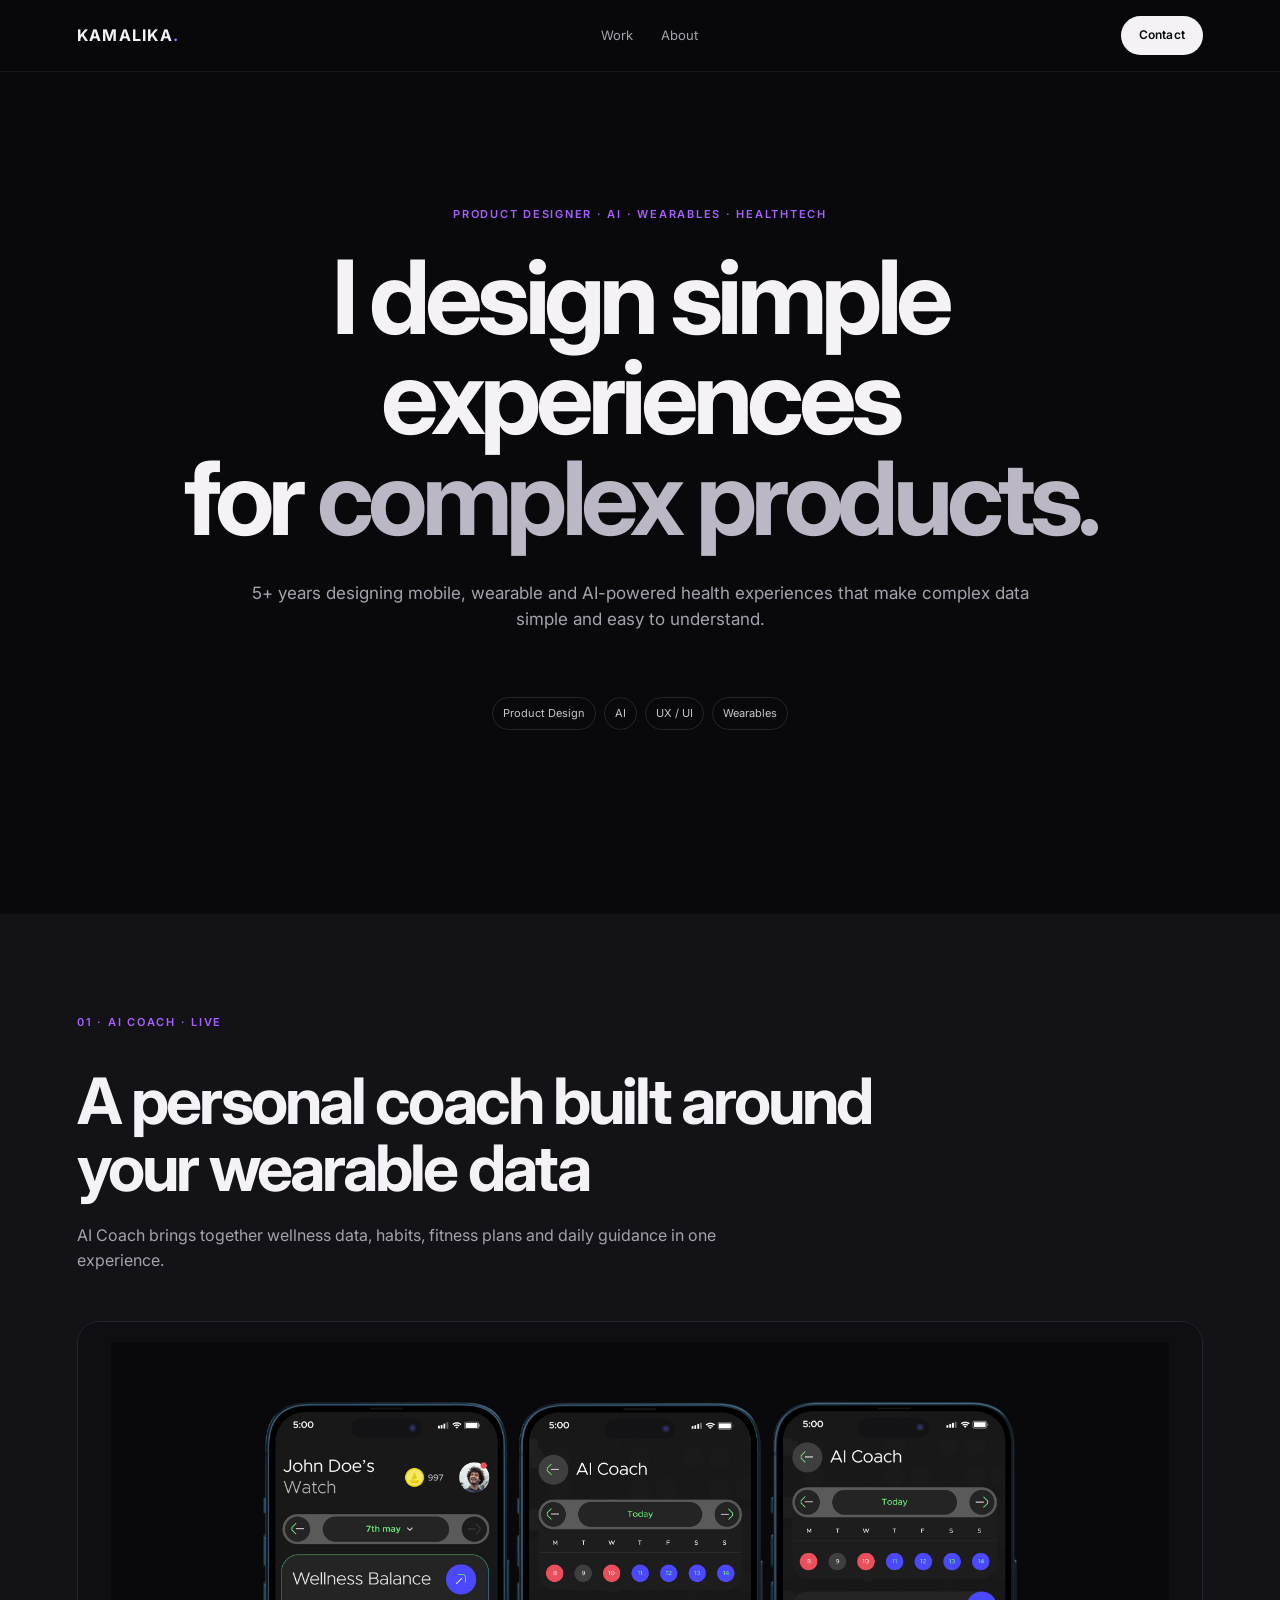
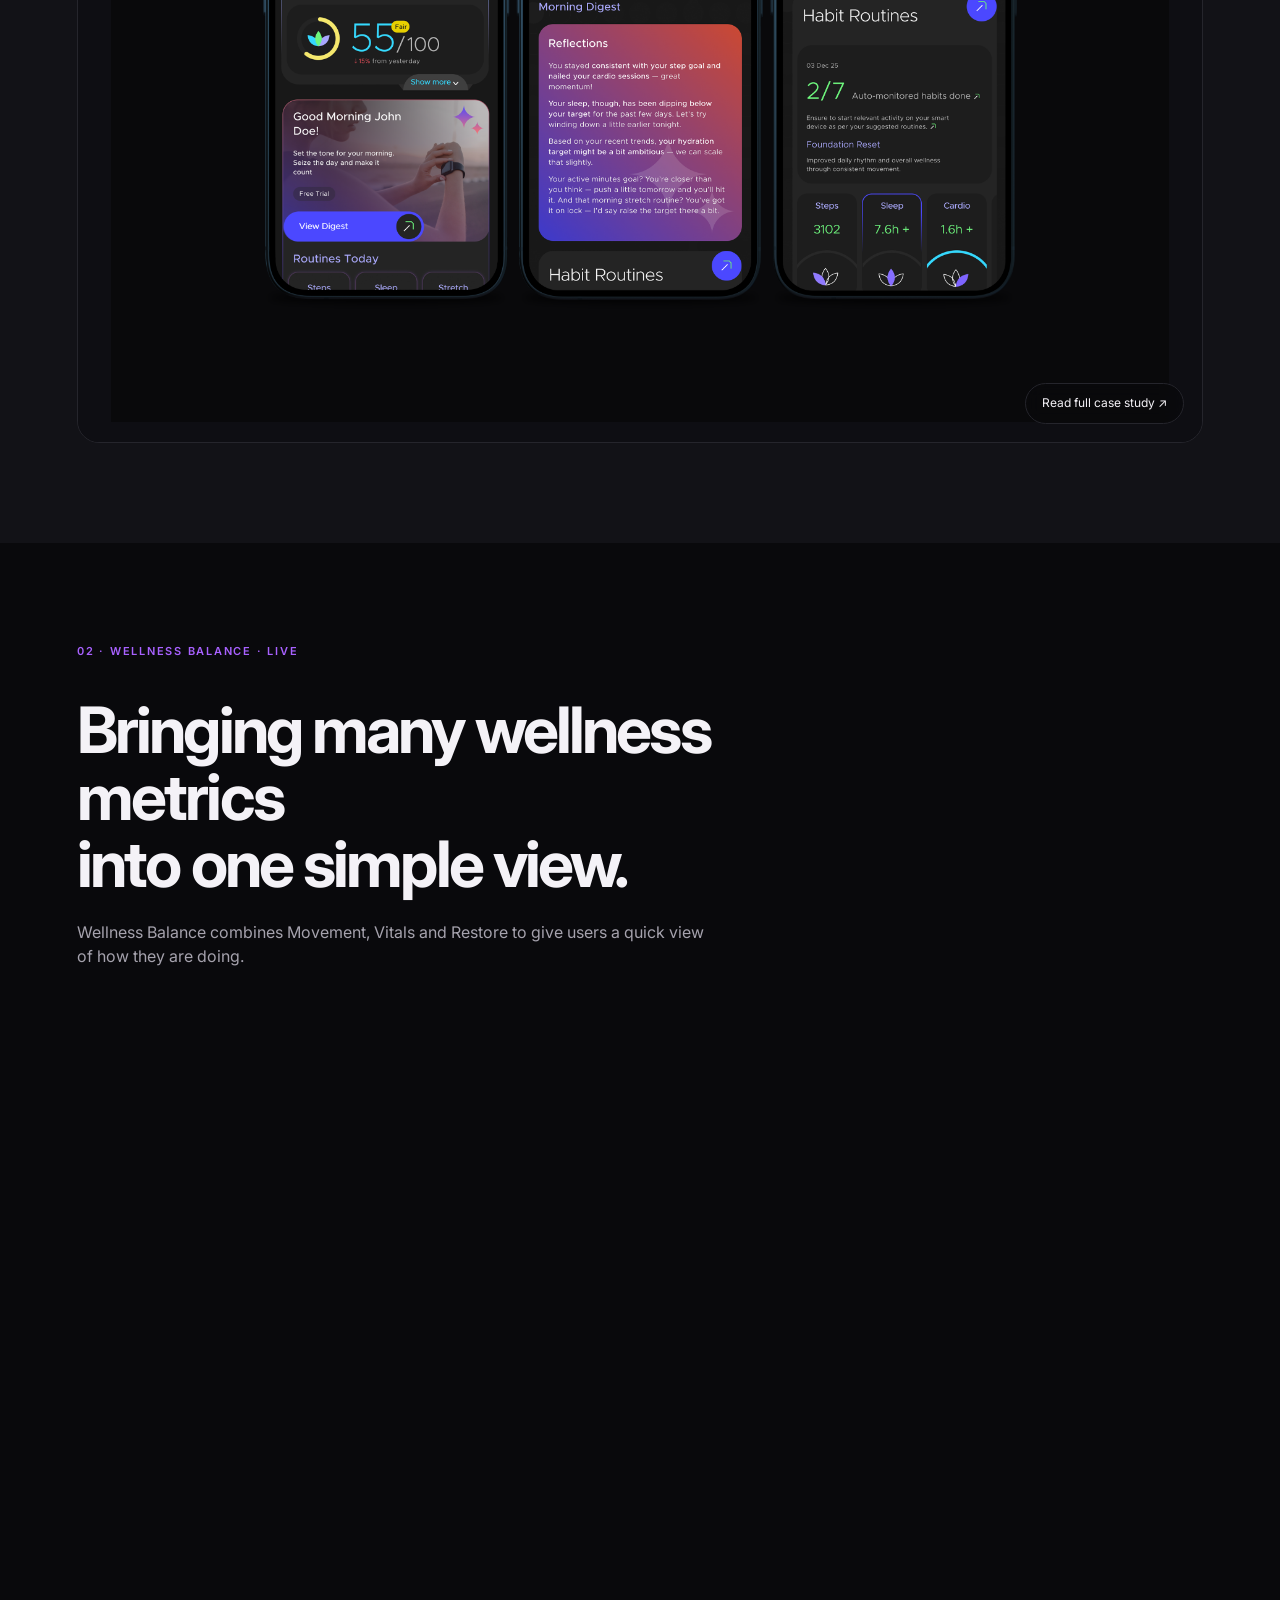
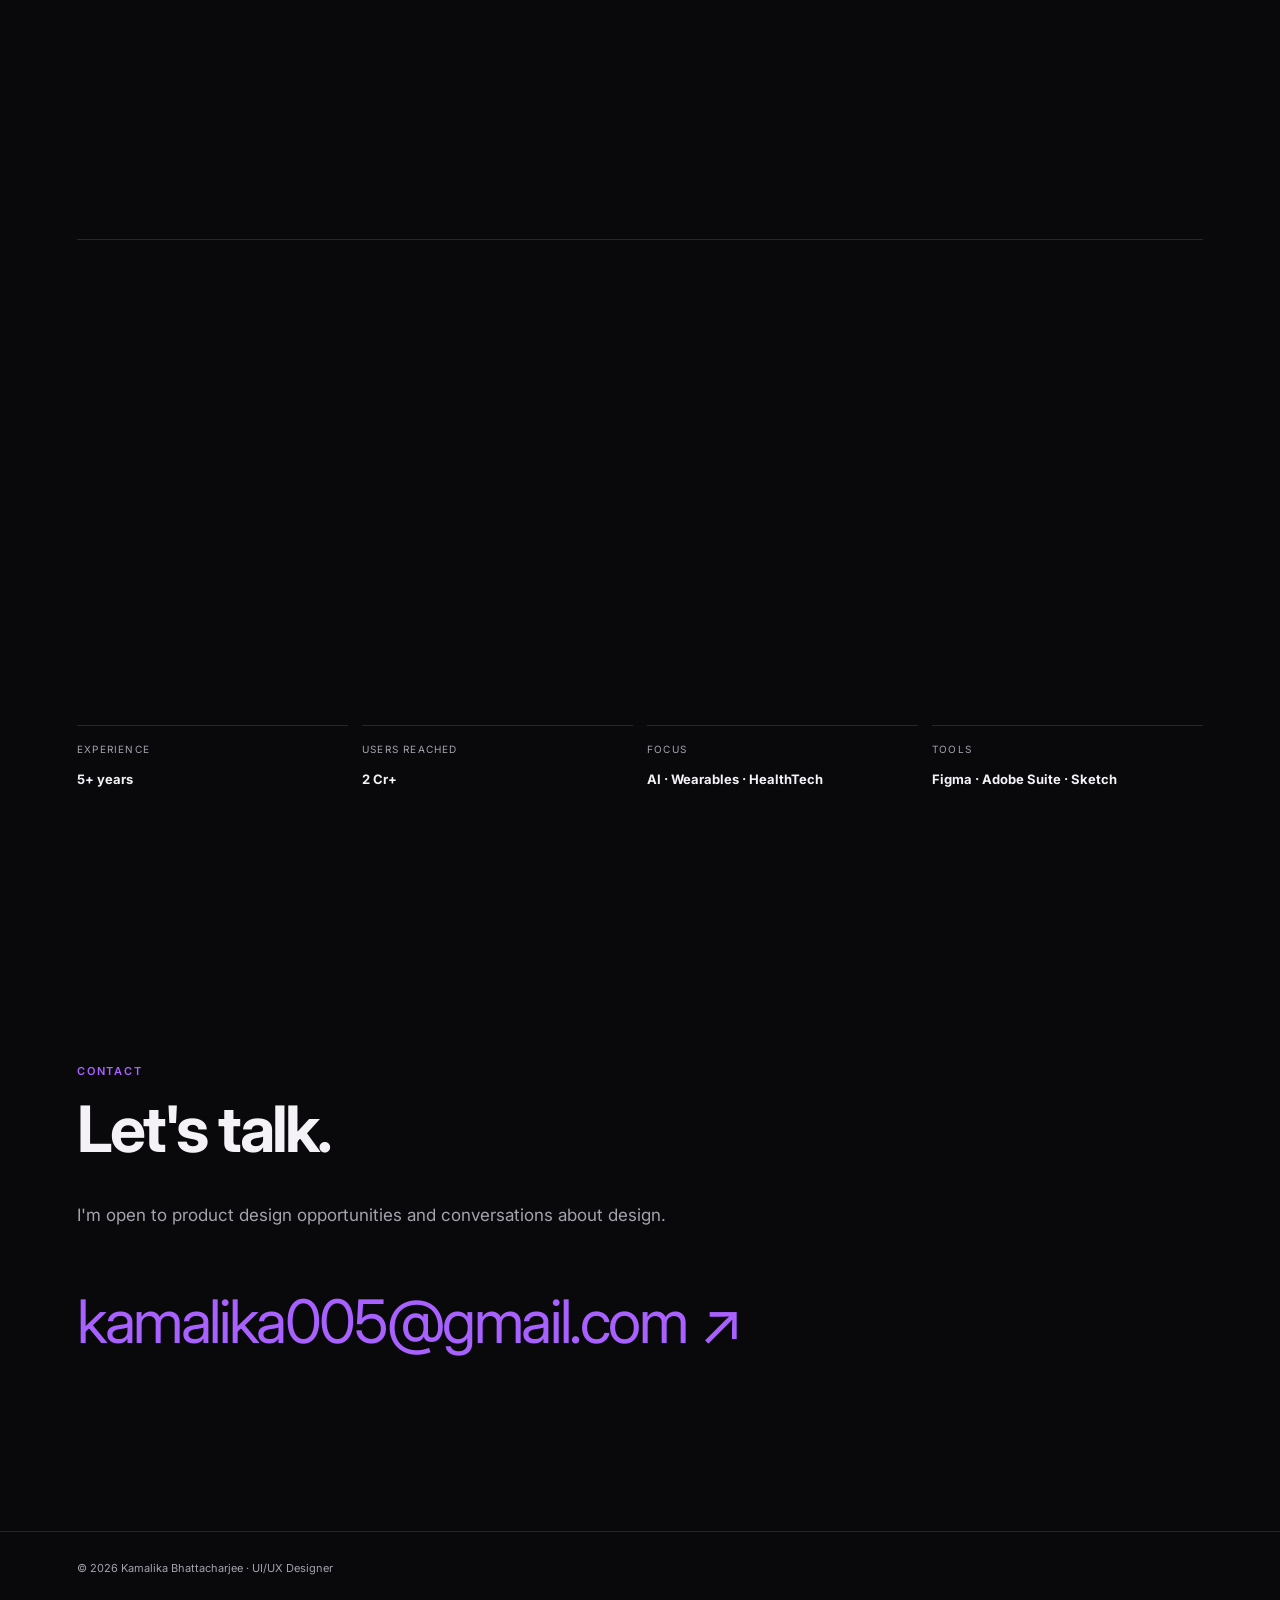
<file: index.html>
<!DOCTYPE html><html lang="en"><head><meta charset="UTF-8"><meta name="viewport" content="width=device-width,initial-scale=1"><title>Kamalika Bhattacharjee — UI/UX Designer</title><link rel="stylesheet" href="styles.css"></head><body>
<header class="nav"><a class="brand" href="index.html">KAMALIKA<span>.</span></a><nav><a href="#work">Work</a><a href="#about">About</a></nav><a class="nav-cta" href="#contact">Contact</a></header><main>

<section class="hero hero-center section"><div class="eyebrow">PRODUCT DESIGNER · AI · WEARABLES · HEALTHTECH</div><h1>I design simple experiences<br>for <em>complex products.</em></h1><p class="hero-copy">5+ years designing mobile, wearable and AI-powered health experiences that make complex data simple and easy to understand.</p><div class="tags center"><span>Product Design</span><span>AI</span><span>UX / UI</span><span>Wearables</span></div></section>

<div id="work"></div>

<div class="project-band tint">
<section class="section project-fold">
<div class="story-head"><div class="project-meta">01 · AI COACH · LIVE</div><h2>A personal coach built around your wearable data</h2><p>AI Coach brings together wellness data, habits, fitness plans and daily guidance in one experience.</p></div>
<a class="story-image" href="ai-coach.html"><img src="assets/home-ai-coach-preview.png" alt="AI Coach app screens — Morning Digest, Habit Routines, Wellness Balance and Wellness Score"><span class="case-link">Read full case study ↗</span></a>
</section>
</div>

<div class="project-band">
<section class="section project-fold">
<div class="story-head"><div class="project-meta">02 · WELLNESS BALANCE · LIVE</div><h2>Bringing many wellness metrics<br>into one simple view.</h2><p>Wellness Balance combines Movement, Vitals and Restore to give users a quick view of how they are doing.</p></div>
<a class="story-image" href="wellness-balance.html"><img src="assets/home-wellness-balance-preview.png" alt="Wellness Balance screens"><span class="case-link">Read full case study ↗</span></a>
</section>
</div>

<section id="about" class="section about"><div class="section-label">ABOUT</div><h2>Product designer crafting AI and wearable health experiences.</h2><p>I have 5+ years designing mobile, wearable and AI-powered products in the health and wellness space at KaHa Technologies (a boAt Lifestyle company) — delivering 600+ screens across 20+ features, including AI Coach, GPS and Wellness Balance, for products used by 2 crore+ people. My work spans user research, interaction design, prototyping, usability testing and design systems, and includes contributing to Watchface Studio, now a filed Indian patent.</p><div class="about-grid"><div><span>EXPERIENCE</span><b>5+ years</b></div><div><span>USERS REACHED</span><b>2 Cr+</b></div><div><span>FOCUS</span><b>AI · Wearables · HealthTech</b></div><div><span>TOOLS</span><b>Figma · Adobe Suite · Sketch</b></div></div></section>
<section id="contact" class="section contact"><div class="section-label">CONTACT</div><h2>Let's talk.</h2><p>I'm open to product design opportunities and conversations about design.</p><a class="email" href="mailto:kamalika005@gmail.com">kamalika005@gmail.com ↗</a></section>
</main><footer>© 2026 Kamalika Bhattacharjee · UI/UX Designer</footer><script src="animations.js"></script></body></html>
</file>
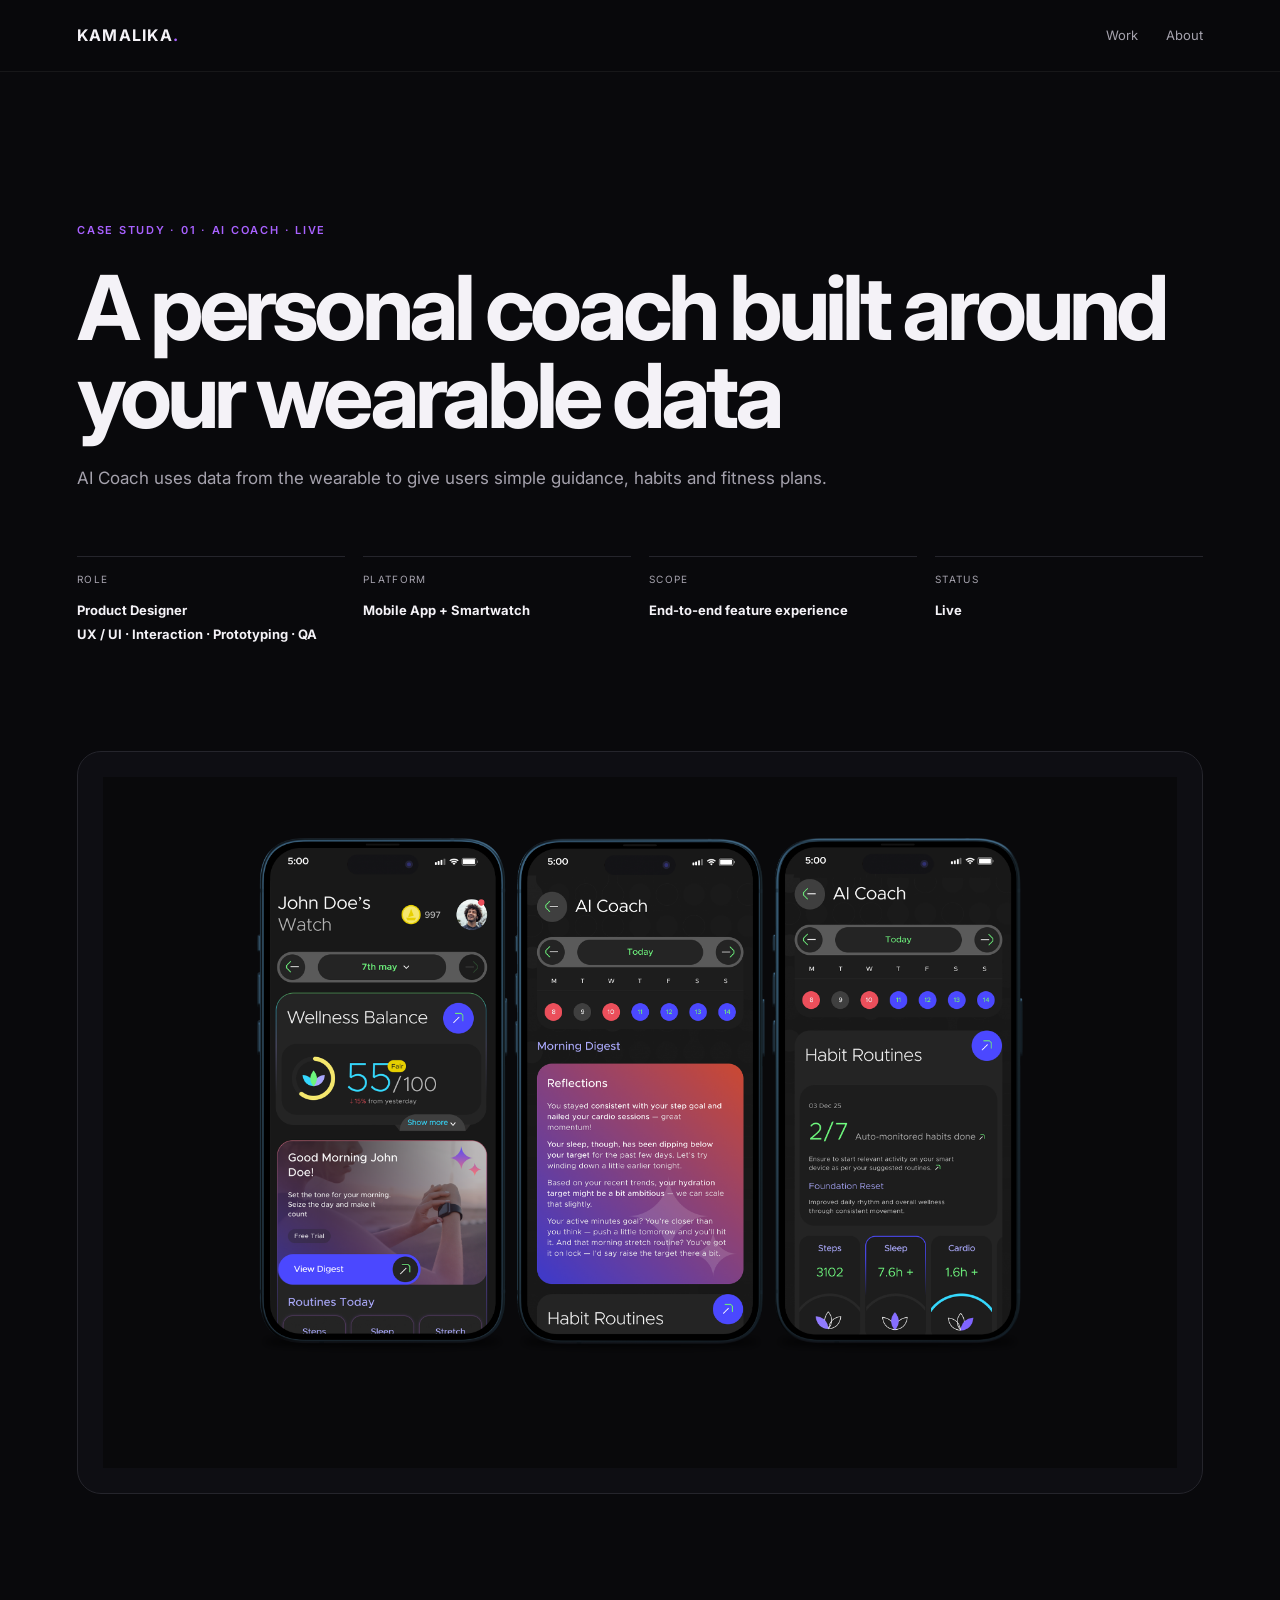
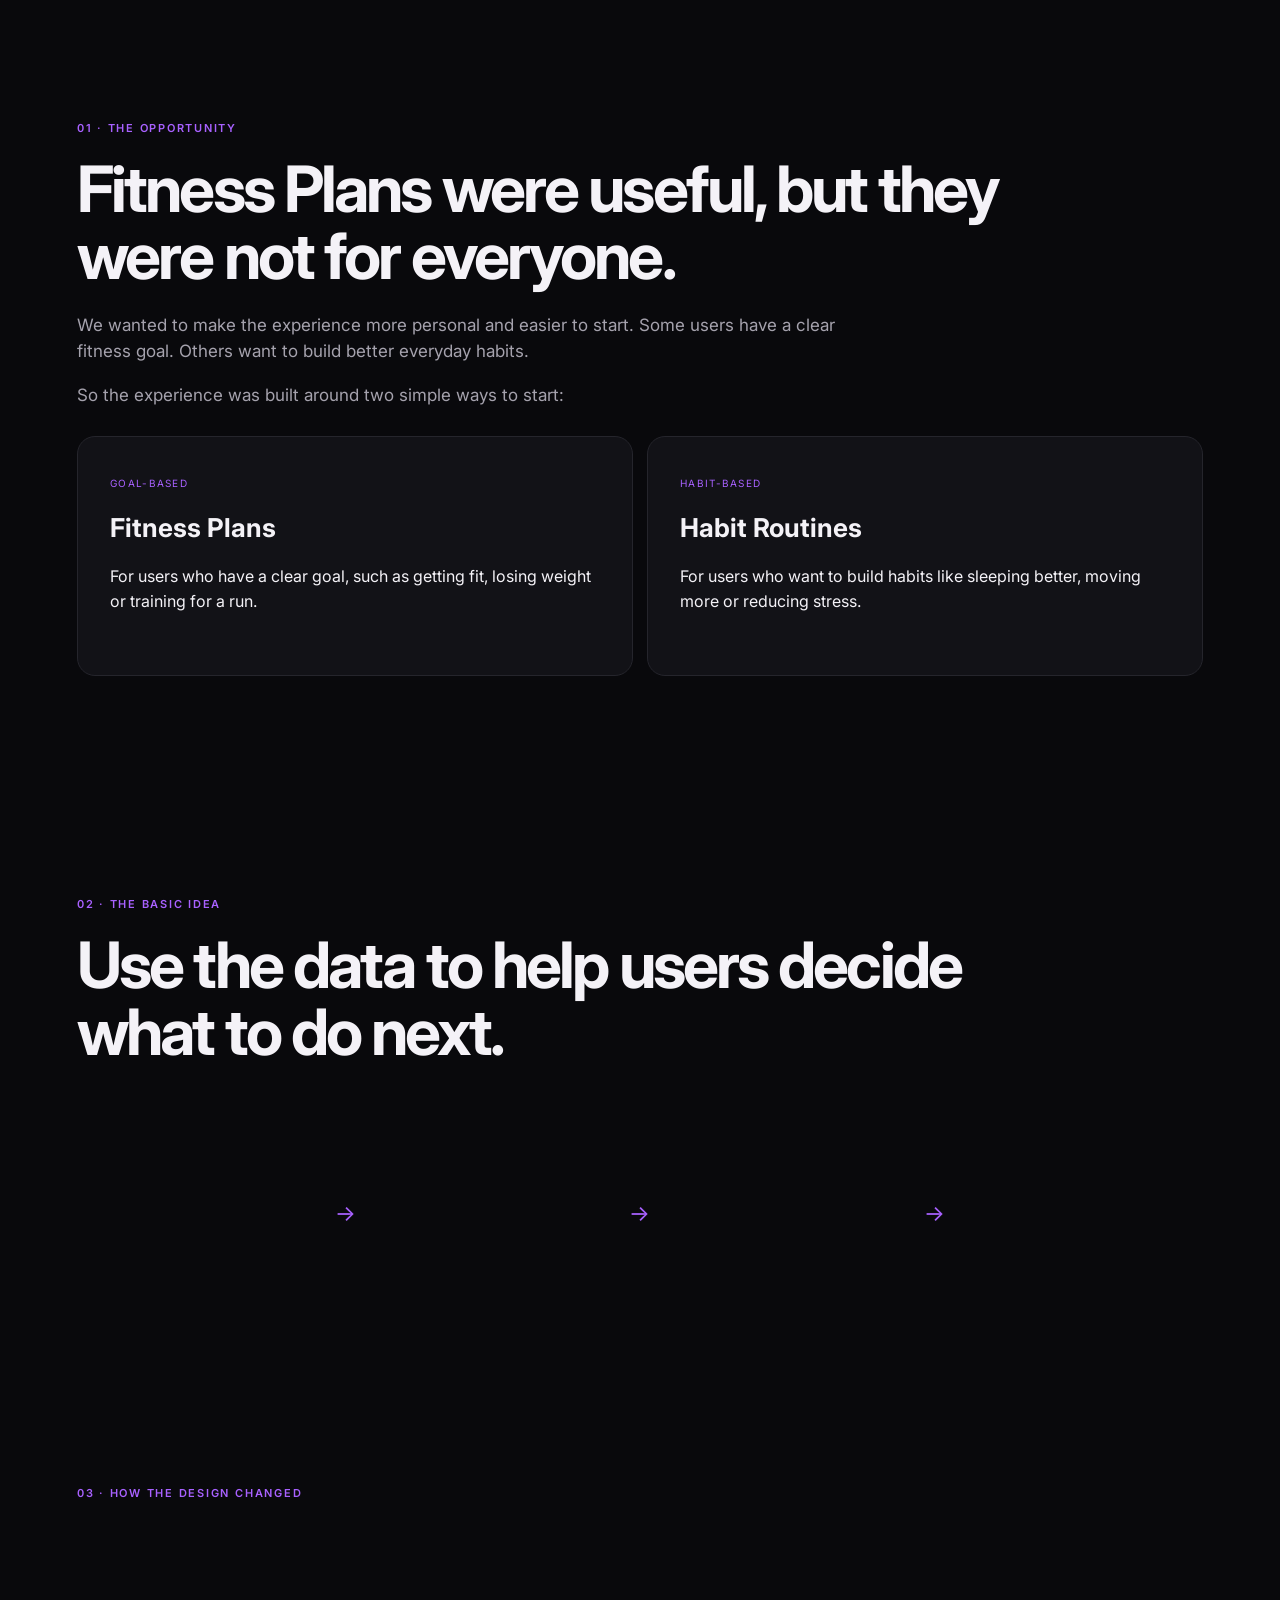
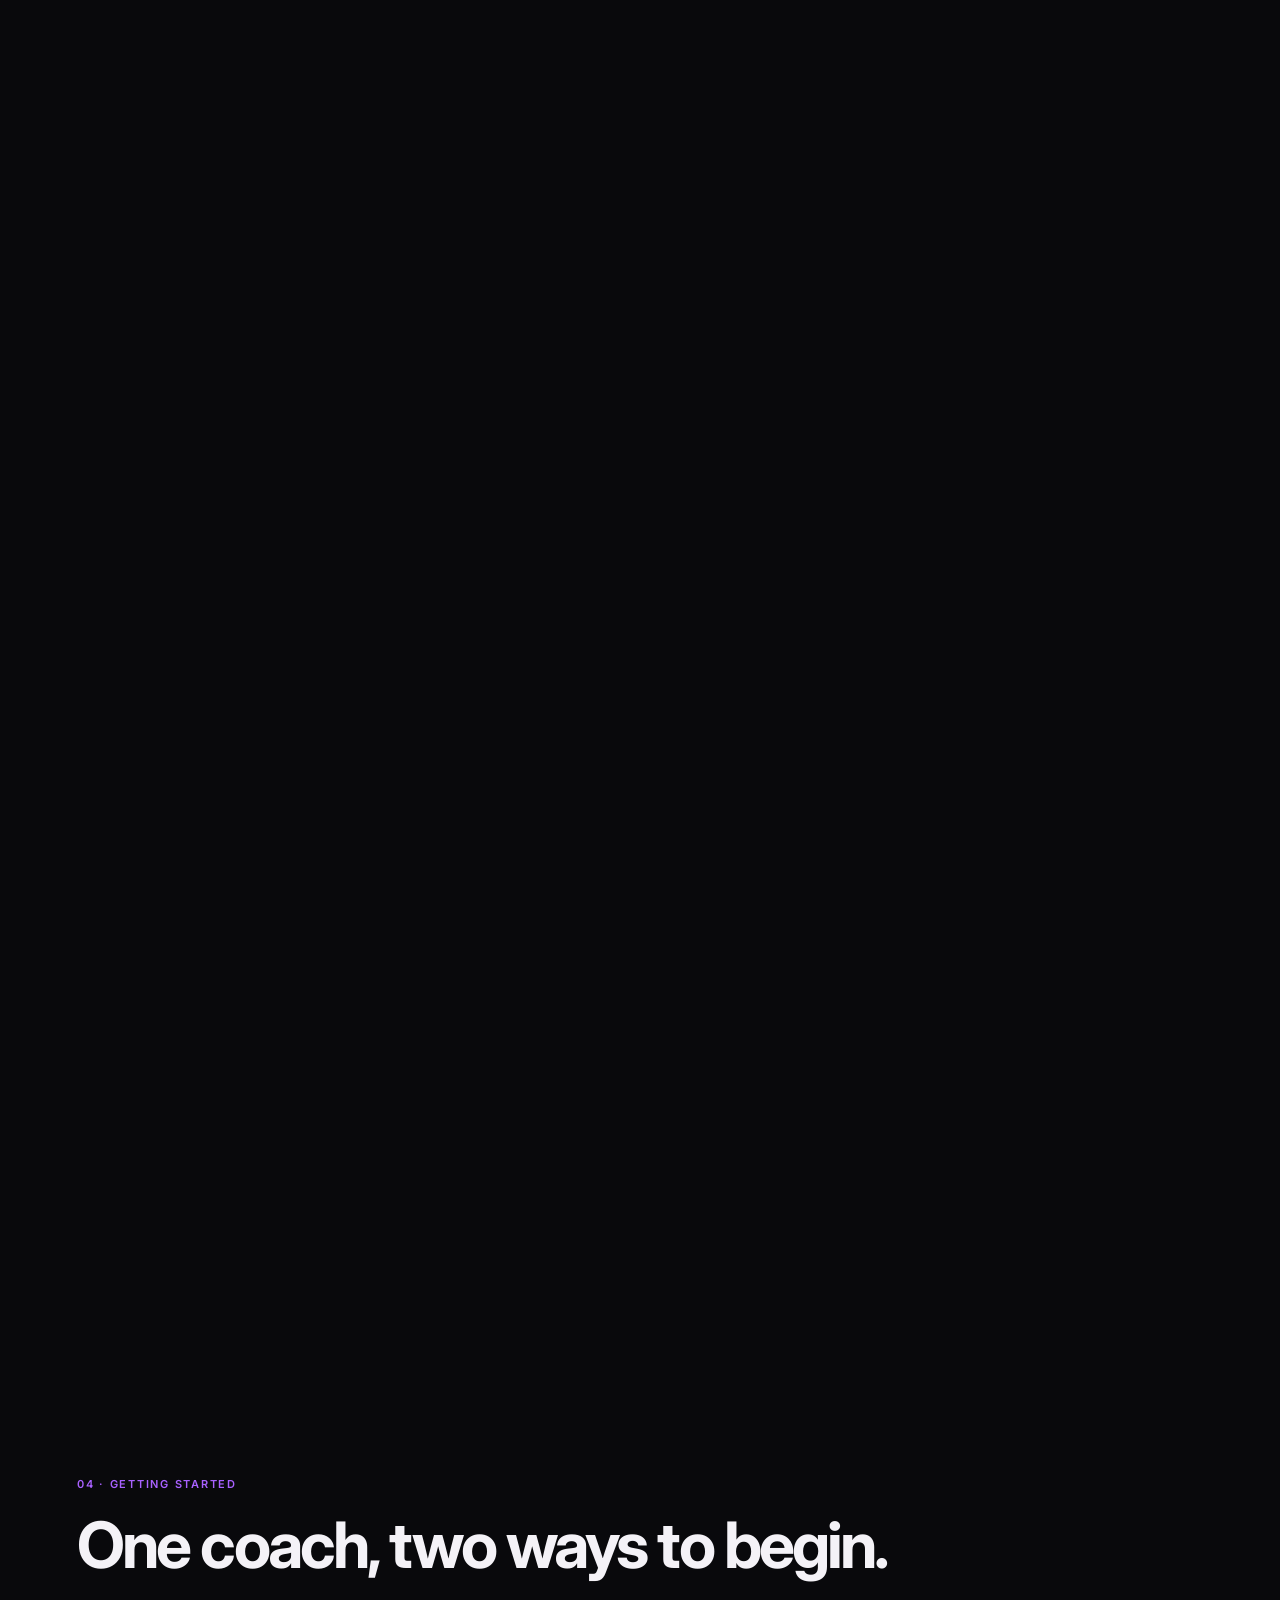
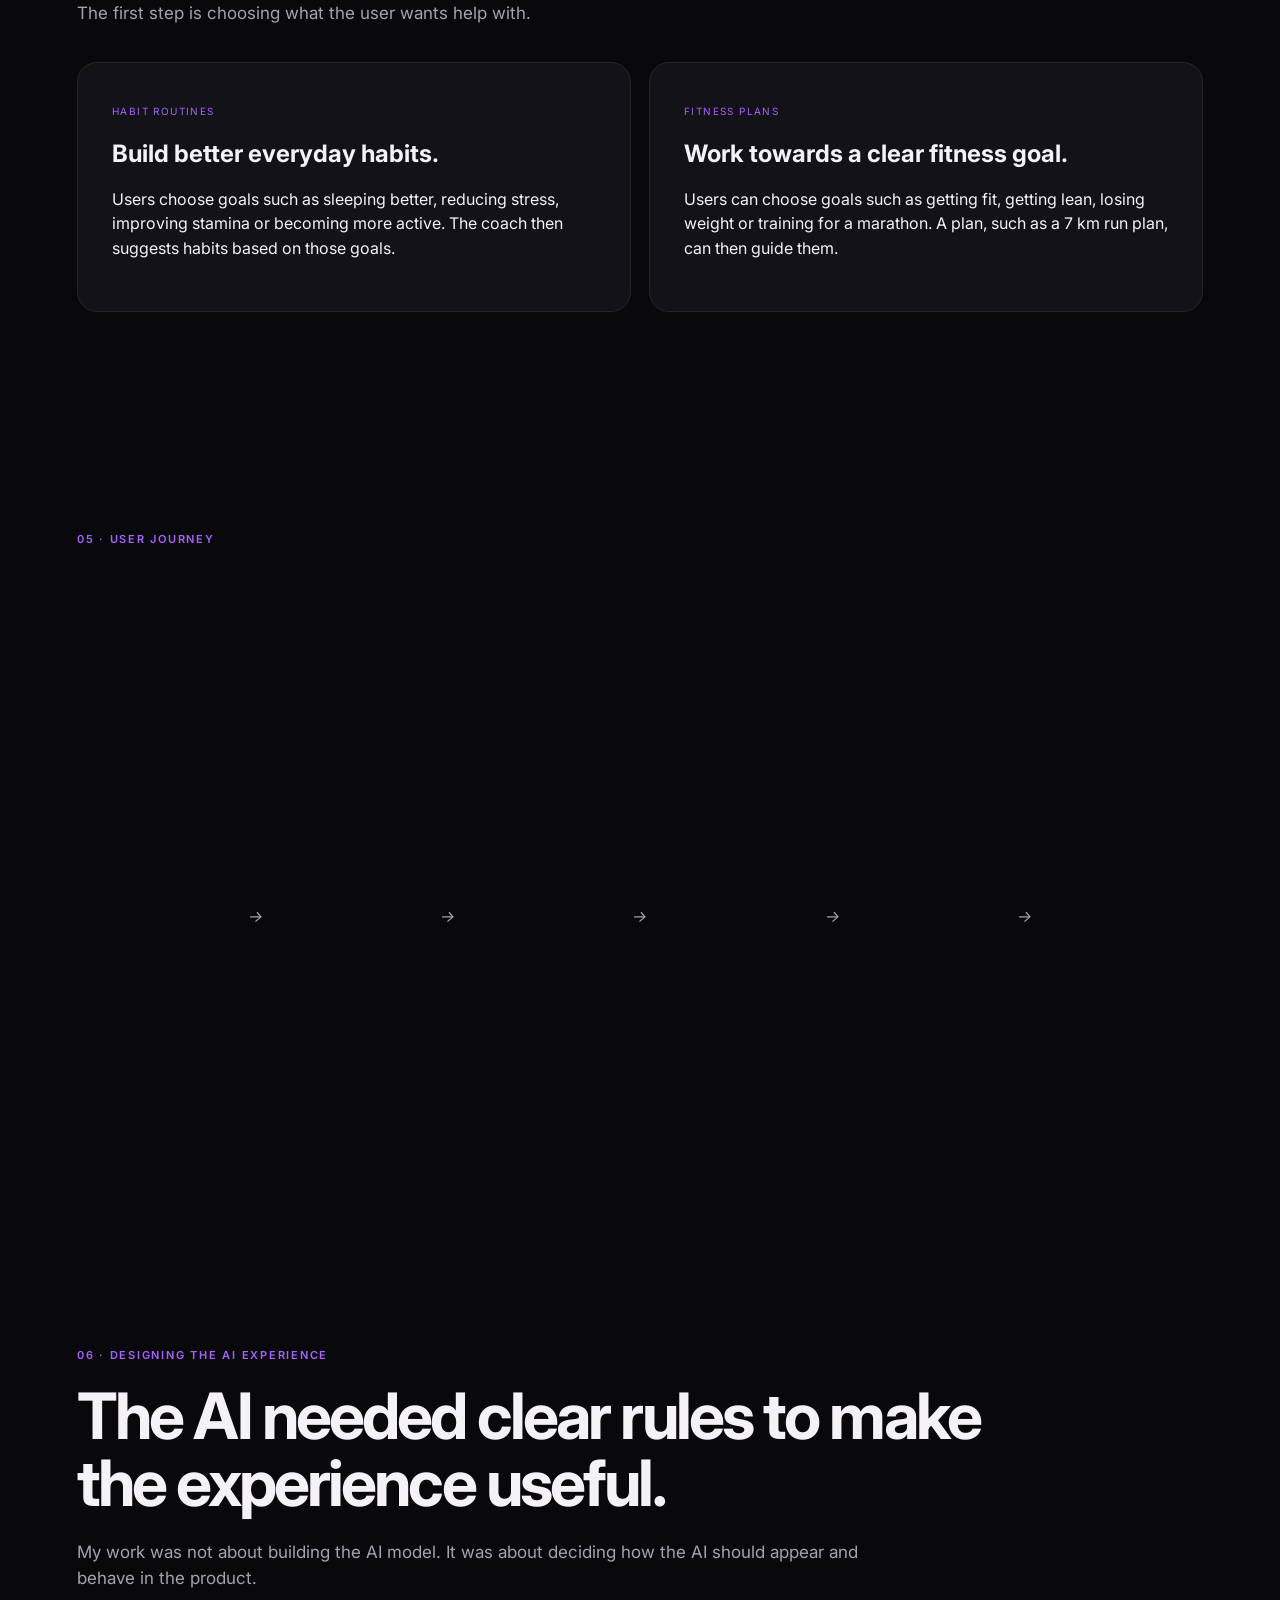
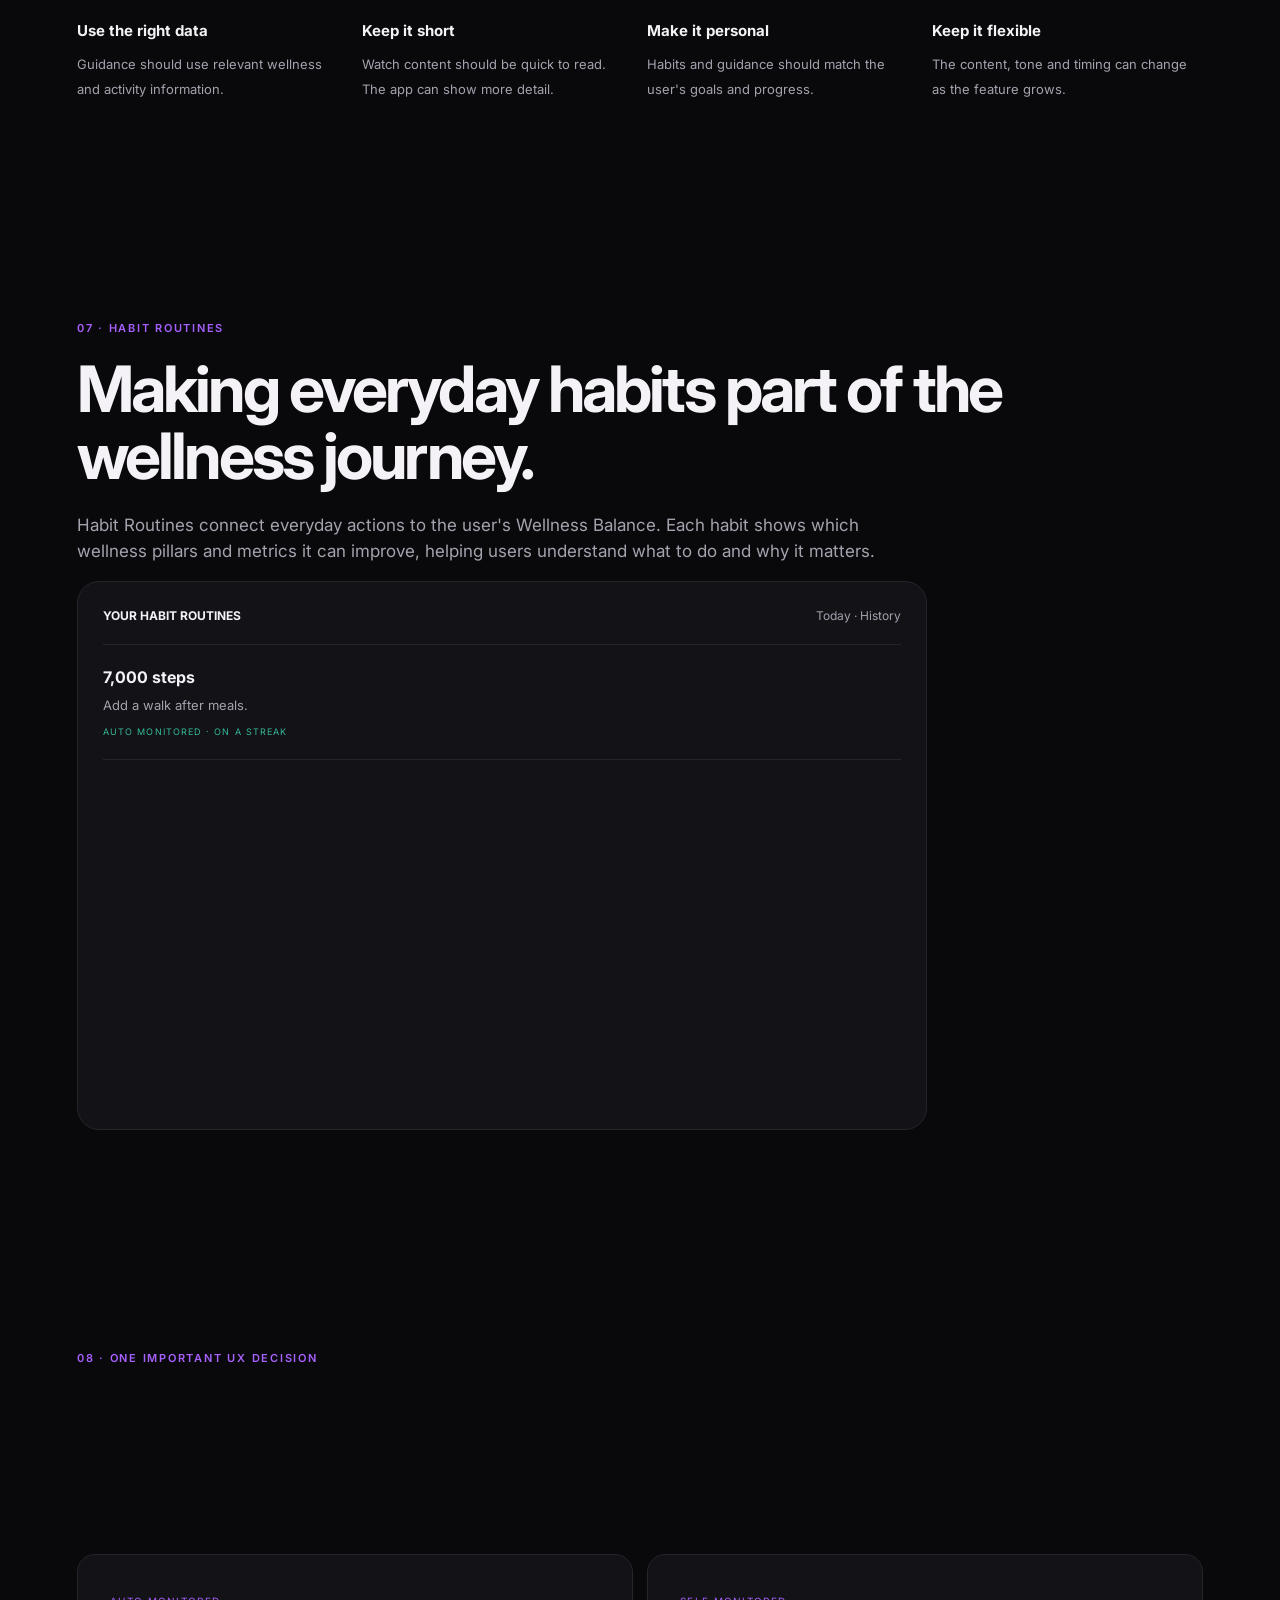
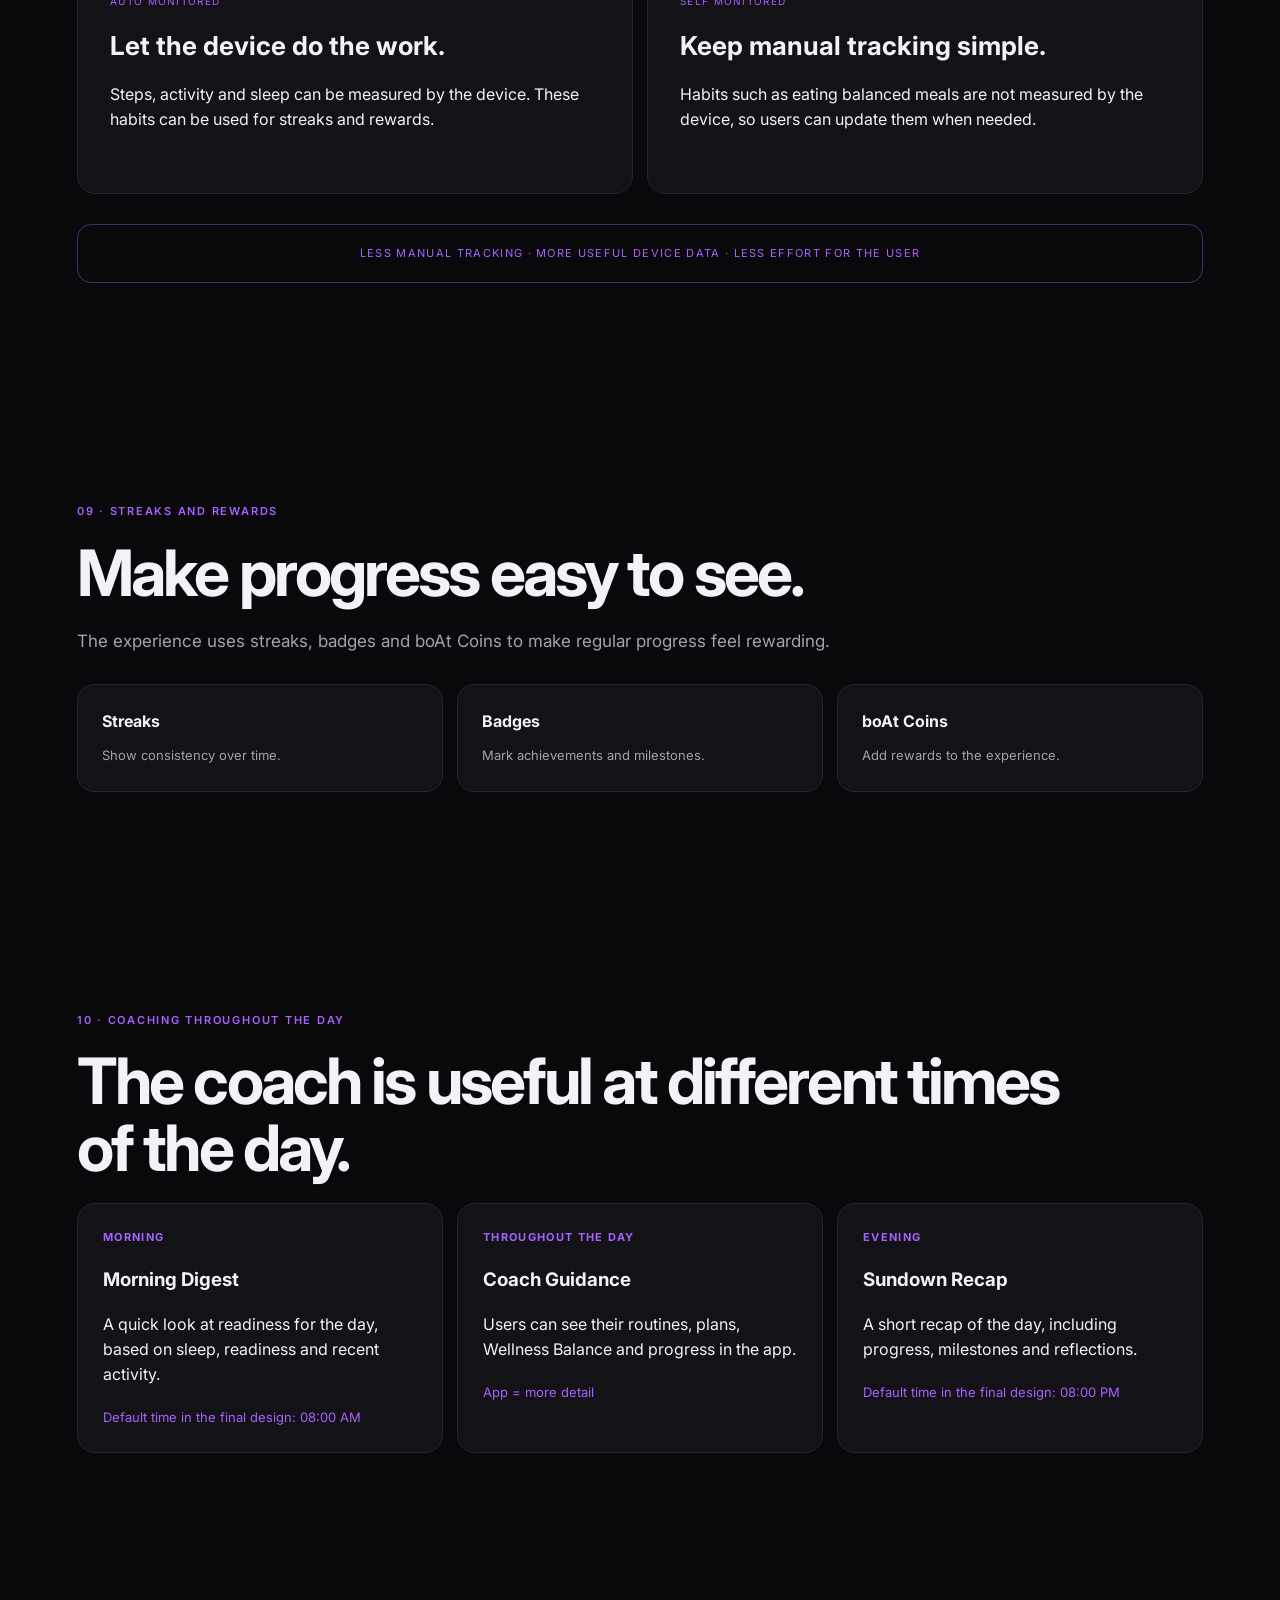
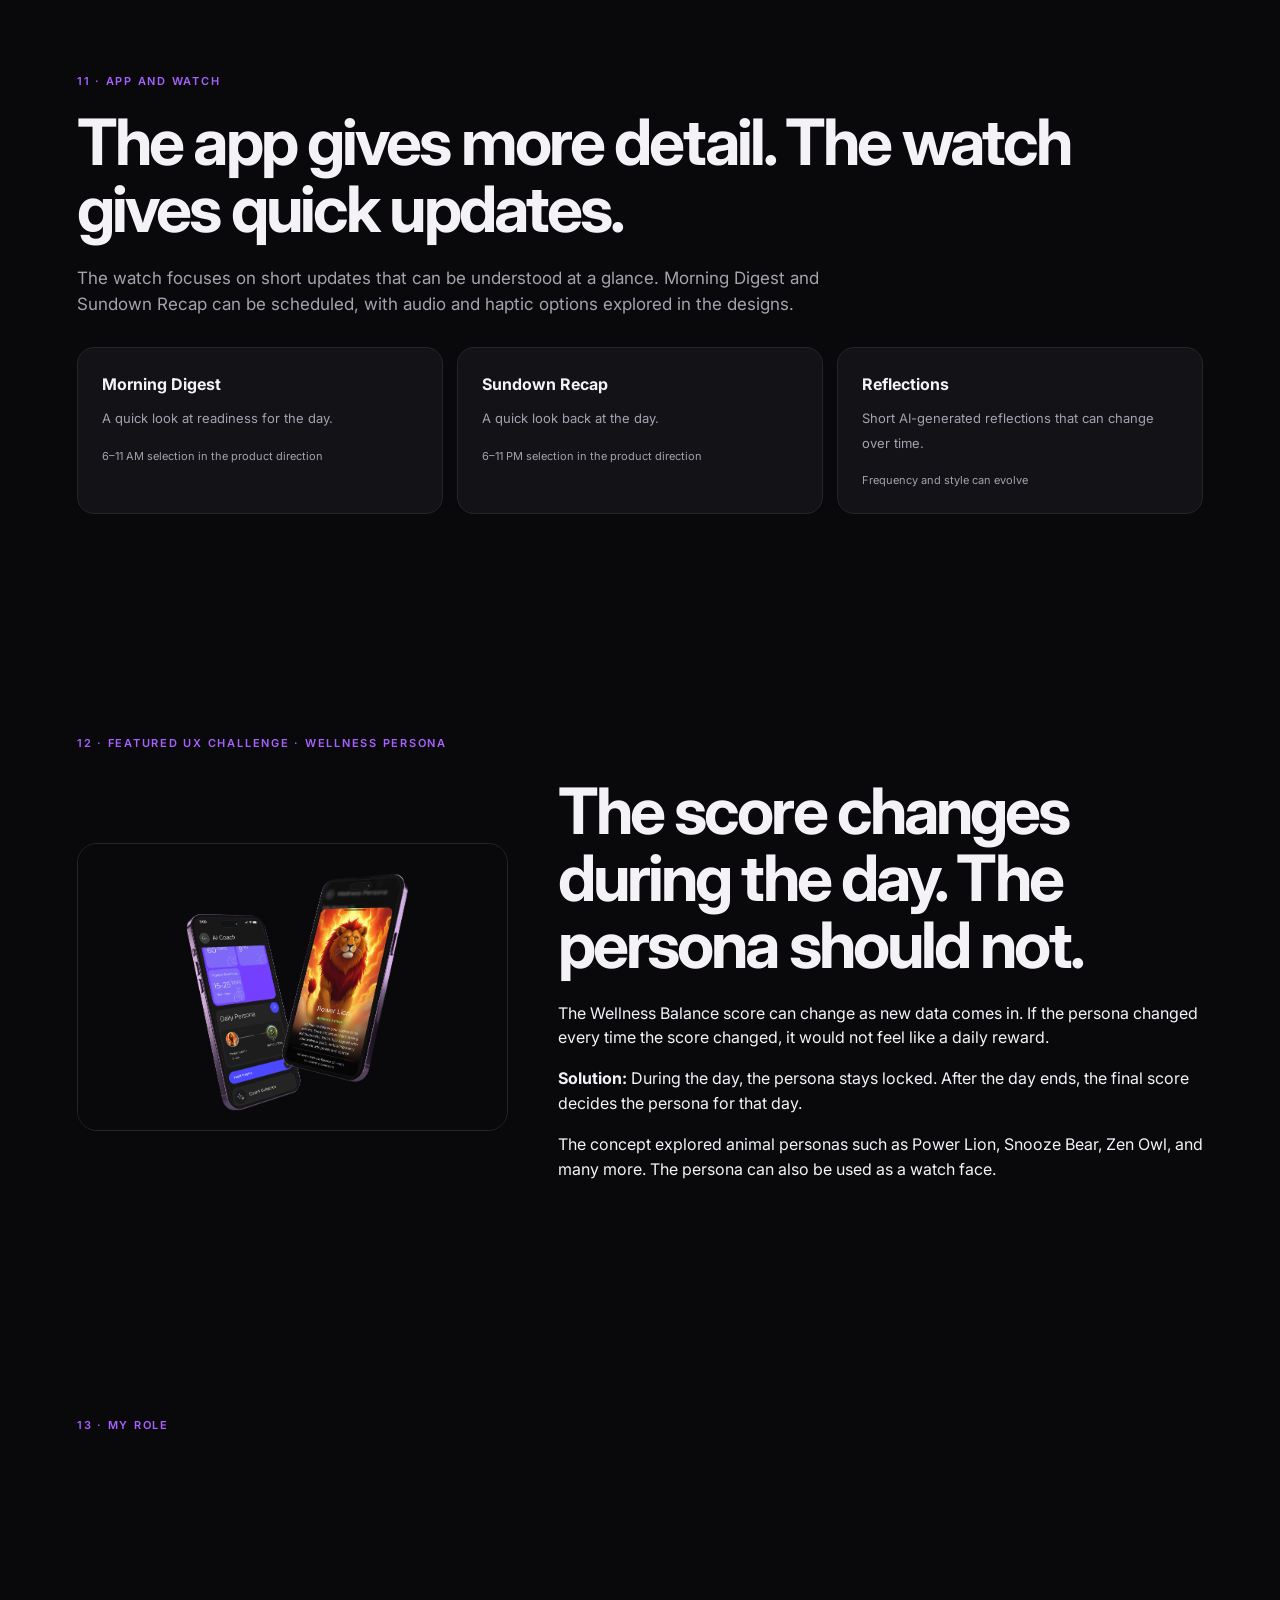
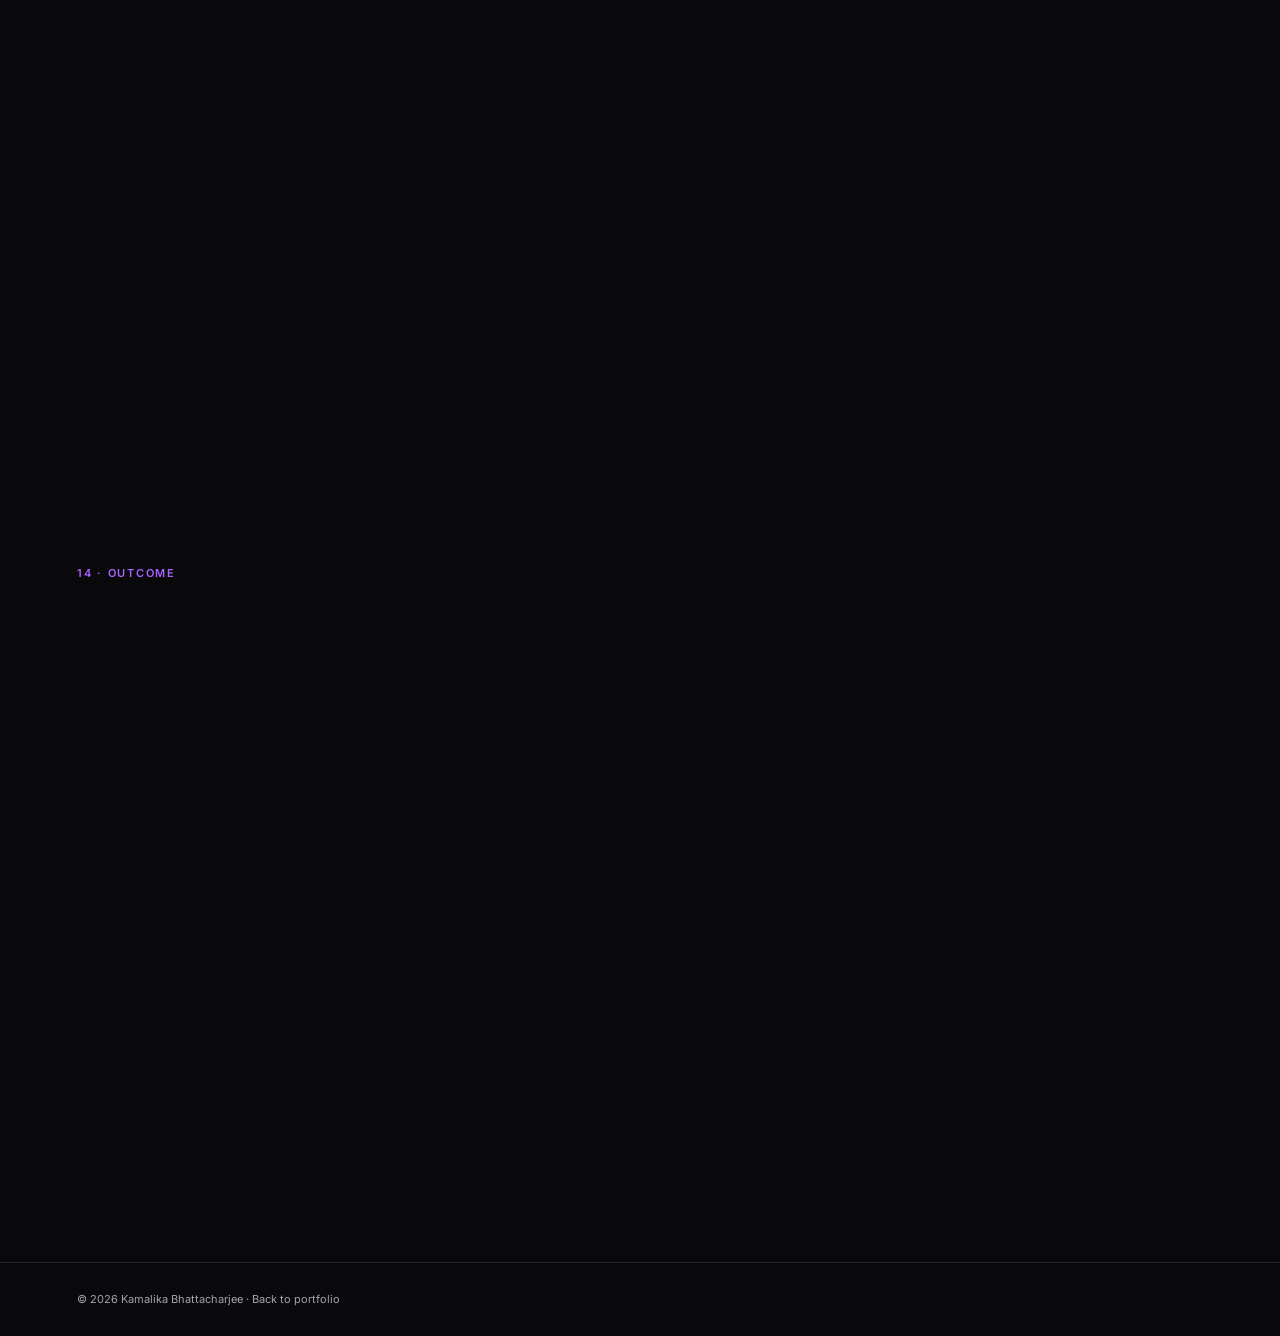
<file: ai-coach.html>
<!DOCTYPE html><html lang="en"><head><meta charset="UTF-8"><meta name="viewport" content="width=device-width,initial-scale=1"><title>AI Coach — Kamalika Bhattacharjee</title><link rel="stylesheet" href="styles.css"></head><body>
<header class="nav"><a class="brand" href="index.html">KAMALIKA<span>.</span></a><nav><a href="index.html#work">Work</a><a href="index.html#about">About</a></nav></header><main>
<section class="case-hero section"><div class="eyebrow">CASE STUDY · 01 · AI COACH · LIVE</div><h1>A personal coach built around your wearable data</h1><p class="lead">AI Coach uses data from the wearable to give users simple guidance, habits and fitness plans.</p><div class="meta-grid"><div><span>ROLE</span><b>Product Designer<br>UX / UI · Interaction · Prototyping · QA</b></div><div><span>PLATFORM</span><b>Mobile App + Smartwatch</b></div><div><span>SCOPE</span><b>End-to-end feature experience</b></div><div><span>STATUS</span><b>Live</b></div></div></section>
<section class="case-image section"><img src="assets/ai-coach-case-hero.png" alt="AI Coach app screens — Morning Digest, Habit Routines, Wellness Balance and Wellness Score"></section>
<section class="section narrative"><div class="label">01 · THE OPPORTUNITY</div><h2>Fitness Plans were useful, but they were not for everyone.</h2><p>We wanted to make the experience more personal and easier to start. Some users have a clear fitness goal. Others want to build better everyday habits.</p><p>So the experience was built around two simple ways to start:</p><div class="two-col big-cards"><div class="dark-card"><small>GOAL-BASED</small><h3>Fitness Plans</h3><p>For users who have a clear goal, such as getting fit, losing weight or training for a run.</p></div><div class="dark-card"><small>HABIT-BASED</small><h3>Habit Routines</h3><p>For users who want to build habits like sleeping better, moving more or reducing stress.</p></div></div></section>
<section class="section"><div class="label">02 · THE BASIC IDEA</div><h2>Use the data to help users decide what to do next.</h2><p class="lead-small">The experience connects wearable data to a simple daily action.</p><div class="system-flow"><div><b>Wearable data</b><span>Steps · Sleep · Activity · Vitals</span></div><i>→</i><div><b>Wellness Balance</b><span>Movement · Vitals · Restore</span></div><i>→</i><div><b>AI Coach</b><span>Guidance and Reflections</span></div><i>→</i><div><b>Action</b><span>Habits · fitness plans</span></div></div></section>
<section class="section"><div class="label">03 · HOW THE DESIGN CHANGED</div><h2>The feature changed as we worked through different ideas.</h2><p>We explored different ways to bring wellness guidance, routines, reflections and fitness plans together. The final version has a clearer entry point and a more structured daily experience.</p><div class="iteration-grid"><div><span>EARLY DIRECTION</span><img src="assets/ai-coach-iteration-early.png" alt="Early AI Coach direction"><b>Daily Wellness Coach</b><p>Explored daily guidance, Wellness Balance and “Ask Your Coach”.</p></div><div><span>MIDDLE DIRECTION</span><img src="assets/ai-coach-iteration-middle.png" alt="Middle AI Coach direction"><b>Habits and guidance</b><p>Added routines, reflections, streaks and scheduled coaching.</p></div><div class="full"><span>FINAL DIRECTION</span><img src="assets/ai-coach-iteration-final.png" alt="Final AI Coach direction"><b>AI Coach</b><p>Brought together Habit Routines, Fitness Plans, Wellness Balance and daily guidance.</p></div></div></section>
<section class="section"><div class="label">04 · GETTING STARTED</div><h2>One coach, two ways to begin.</h2><p>The first step is choosing what the user wants help with.</p><div class="choice-flow"><div class="choice"><span>HABIT ROUTINES</span><strong>Build better everyday habits.</strong><p>Users choose goals such as sleeping better, reducing stress, improving stamina or becoming more active. The coach then suggests habits based on those goals.</p></div><div class="choice"><span>FITNESS PLANS</span><strong>Work towards a clear fitness goal.</strong><p>Users can choose goals such as getting fit, getting lean, losing weight or training for a marathon. A plan, such as a 7 km run plan, can then guide them.</p></div></div></section>
<section class="section"><div class="label">05 · USER JOURNEY</div><h2>From setup to daily guidance.</h2><p class="lead-small">The journey takes users from discovering AI Coach to building a daily habit of checking in and taking action.</p><div class="journey-flow">
<div class="journey-step"><span class="step-no">01</span><div class="step-icon"><svg viewBox="0 0 24 24"><rect x="7" y="2" width="10" height="20" rx="2"></rect><line x1="11" y1="18" x2="13" y2="18"></line></svg></div><h3>Discover</h3><p>User finds AI Coach from the app.</p></div>
<i class="journey-arrow">→</i>
<div class="journey-step"><span class="step-no">02</span><div class="step-icon"><svg viewBox="0 0 24 24"><rect x="3" y="3" width="7" height="7" rx="1"></rect><rect x="14" y="3" width="7" height="7" rx="1"></rect><rect x="3" y="14" width="7" height="7" rx="1"></rect><rect x="14" y="14" width="7" height="7" rx="1"></rect></svg></div><h3>Choose a focus</h3><p>User chooses Habit Routines or Fitness Plans.</p></div>
<i class="journey-arrow">→</i>
<div class="journey-step"><span class="step-no">03</span><div class="step-icon"><svg viewBox="0 0 24 24"><circle cx="12" cy="8" r="4"></circle><path d="M4 21c0-4 4-6 8-6s8 2 8 6"></path></svg></div><h3>Set up</h3><p>User shares their goals and preferences.</p></div>
<i class="journey-arrow">→</i>
<div class="journey-step"><span class="step-no">04</span><div class="step-icon"><svg viewBox="0 0 24 24"><path d="M6 2h9l5 5v15H6z"></path><line x1="9" y1="12" x2="17" y2="12"></line><line x1="9" y1="16" x2="15" y2="16"></line></svg></div><h3>Get guidance</h3><p>AI Coach gives personalised habits, plans and daily guidance.</p></div>
<i class="journey-arrow">→</i>
<div class="journey-step"><span class="step-no">05</span><div class="step-icon"><svg viewBox="0 0 24 24"><rect x="7" y="6" width="10" height="12" rx="3"></rect><path d="M9 2h6M9 22h6"></path></svg></div><h3>Take action</h3><p>User follows the guidance and tracks progress through the wearable.</p></div>
<i class="journey-arrow">→</i>
<div class="journey-step"><span class="step-no">06</span><div class="step-icon"><svg viewBox="0 0 24 24"><polyline points="3,17 9,11 13,15 21,5"></polyline><polyline points="15,5 21,5 21,11"></polyline></svg></div><h3>Review &amp; improve</h3><p>Morning Digest and Sundown Recap help the user understand their day and what to focus on next.</p></div>
</div><div class="journey-repeat"><span>↻ Repeat daily</span></div></section>
<section class="section"><div class="label">06 · DESIGNING THE AI EXPERIENCE</div><h2>The AI needed clear rules to make the experience useful.</h2><p>My work was not about building the AI model. It was about deciding how the AI should appear and behave in the product.</p><div class="rule-grid"><div><b>Use the right data</b><span>Guidance should use relevant wellness and activity information.</span></div><div><b>Keep it short</b><span>Watch content should be quick to read. The app can show more detail.</span></div><div><b>Make it personal</b><span>Habits and guidance should match the user's goals and progress.</span></div><div><b>Keep it flexible</b><span>The content, tone and timing can change as the feature grows.</span></div></div></section>
<section class="section"><div class="label">07 · HABIT ROUTINES</div><h2>Making everyday habits part of the wellness journey.</h2><p>Habit Routines connect everyday actions to the user's Wellness Balance. Each habit shows which wellness pillars and metrics it can improve, helping users understand what to do and why it matters.</p><div class="routine-board"><div class="routine-head"><b>YOUR HABIT ROUTINES</b><span>Today · History</span></div><div class="routine"><strong>7,000 steps</strong><span>Add a walk after meals.</span><em>AUTO MONITORED · ON A STREAK</em></div><div class="routine"><strong>30 minutes of moderate cardio</strong><span>For example, brisk walking or cycling.</span><em>AUTO MONITORED · ON A STREAK</em></div><div class="routine"><strong>7.5+ hours of quality sleep</strong><span>Wind down an hour before bed.</span><em>AUTO MONITORED · ON A STREAK</em></div><div class="routine"><strong>Eat balanced meals</strong><span>A simple food habit users can self-report.</span><em>SELF MONITORED</em></div></div></section>
<section class="section"><div class="label">08 · ONE IMPORTANT UX DECISION</div><h2>Not every habit needs a checkbox.</h2><p>Some habits can be measured by the device. Others cannot. We separated the two so users do not have to manually mark everything they do.</p><div class="two-col big-cards"><div class="dark-card"><small>AUTO MONITORED</small><h3>Let the device do the work.</h3><p>Steps, activity and sleep can be measured by the device. These habits can be used for streaks and rewards.</p></div><div class="dark-card"><small>SELF MONITORED</small><h3>Keep manual tracking simple.</h3><p>Habits such as eating balanced meals are not measured by the device, so users can update them when needed.</p></div></div><div class="principle">LESS MANUAL TRACKING <span>·</span> MORE USEFUL DEVICE DATA <span>·</span> LESS EFFORT FOR THE USER</div></section>
<section class="section"><div class="label">09 · STREAKS AND REWARDS</div><h2>Make progress easy to see.</h2><p>The experience uses streaks, badges and boAt Coins to make regular progress feel rewarding.</p><div class="reward-grid"><div><b>Streaks</b><span>Show consistency over time.</span></div><div><b>Badges</b><span>Mark achievements and milestones.</span></div><div><b>boAt Coins</b><span>Add rewards to the experience.</span></div></div></section>
<section class="section"><div class="label">10 · COACHING THROUGHOUT THE DAY</div><h2>The coach is useful at different times of the day.</h2><div class="timeline big"><div><b>MORNING</b><h3>Morning Digest</h3><p>A quick look at readiness for the day, based on sleep, readiness and recent activity.</p><span>Default time in the final design: 08:00 AM</span></div><div><b>THROUGHOUT THE DAY</b><h3>Coach Guidance</h3><p>Users can see their routines, plans, Wellness Balance and progress in the app.</p><span>App = more detail</span></div><div><b>EVENING</b><h3>Sundown Recap</h3><p>A short recap of the day, including progress, milestones and reflections.</p><span>Default time in the final design: 08:00 PM</span></div></div></section>
<section class="section"><div class="label">11 · APP AND WATCH</div><h2>The app gives more detail. The watch gives quick updates.</h2><p>The watch focuses on short updates that can be understood at a glance. Morning Digest and Sundown Recap can be scheduled, with audio and haptic options explored in the designs.</p><div class="watch-grid"><div><b>Morning Digest</b><span>A quick look at readiness for the day.</span><small>6–11 AM selection in the product direction</small></div><div><b>Sundown Recap</b><span>A quick look back at the day.</span><small>6–11 PM selection in the product direction</small></div><div><b>Reflections</b><span>Short AI-generated reflections that can change over time.</span><small>Frequency and style can evolve</small></div></div></section>
<section class="section"><div class="label">12 · FEATURED UX CHALLENGE · WELLNESS PERSONA</div><div class="persona-grid"><img src="assets/ai-coach-wellness-persona.png" alt="Wellness Persona screens"><div><h2>The score changes during the day. The persona should not.</h2><p>The Wellness Balance score can change as new data comes in. If the persona changed every time the score changed, it would not feel like a daily reward.</p><p><b>Solution:</b> During the day, the persona stays locked. After the day ends, the final score decides the persona for that day.</p><p>The concept explored animal personas such as Power Lion, Snooze Bear, Zen Owl, and many more. The persona can also be used as a watch face.</p></div></div></section>
<section class="section"><div class="label">13 · MY ROLE</div><h2>I worked across the full UI experience.</h2><p>I designed the AI Coach UI, worked with the team on UX decisions, explored different directions and checked the final UI before launch.</p><div class="role-grid"><div><b>UX</b><span>Worked on flows and interaction decisions with the team.</span></div><div><b>UI</b><span>Designed the app and watch-facing screens.</span></div><div><b>Prototyping</b><span>Used prototypes to explore and communicate the experience.</span></div><div><b>QA</b><span>Reviewed the UI before launch.</span></div></div></section>
<section class="section"><div class="label">14 · OUTCOME</div><h2>AI Coach is live and continues to grow.</h2><div class="outcome-box"><span>THE SIMPLE STORY</span><strong>Data → Guidance → Action</strong></div></section>
<section class="section next-case"><a href="wellness-balance.html"><span>NEXT CASE STUDY</span><strong>Wellness Balance →</strong></a></section></main><footer>© 2026 Kamalika Bhattacharjee · <a href="index.html">Back to portfolio</a></footer><script src="animations.js"></script></body></html>
</file>
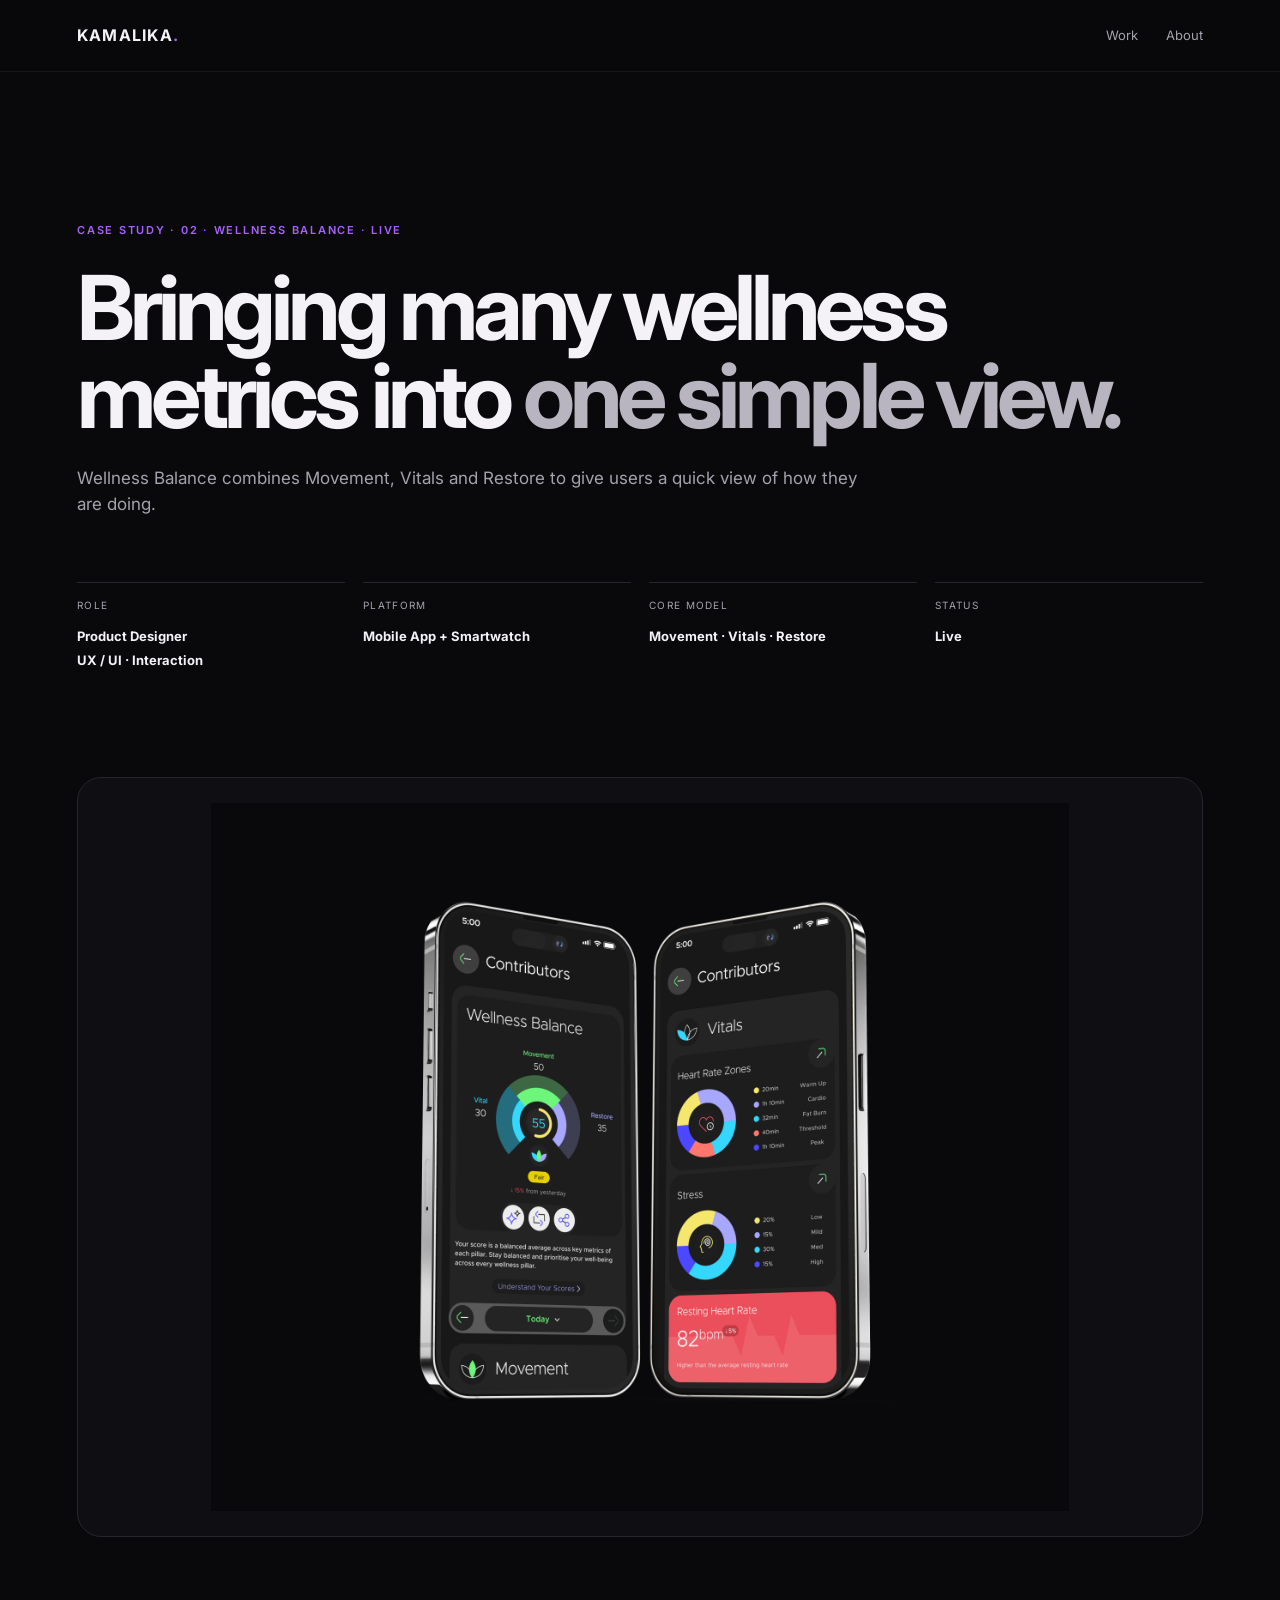
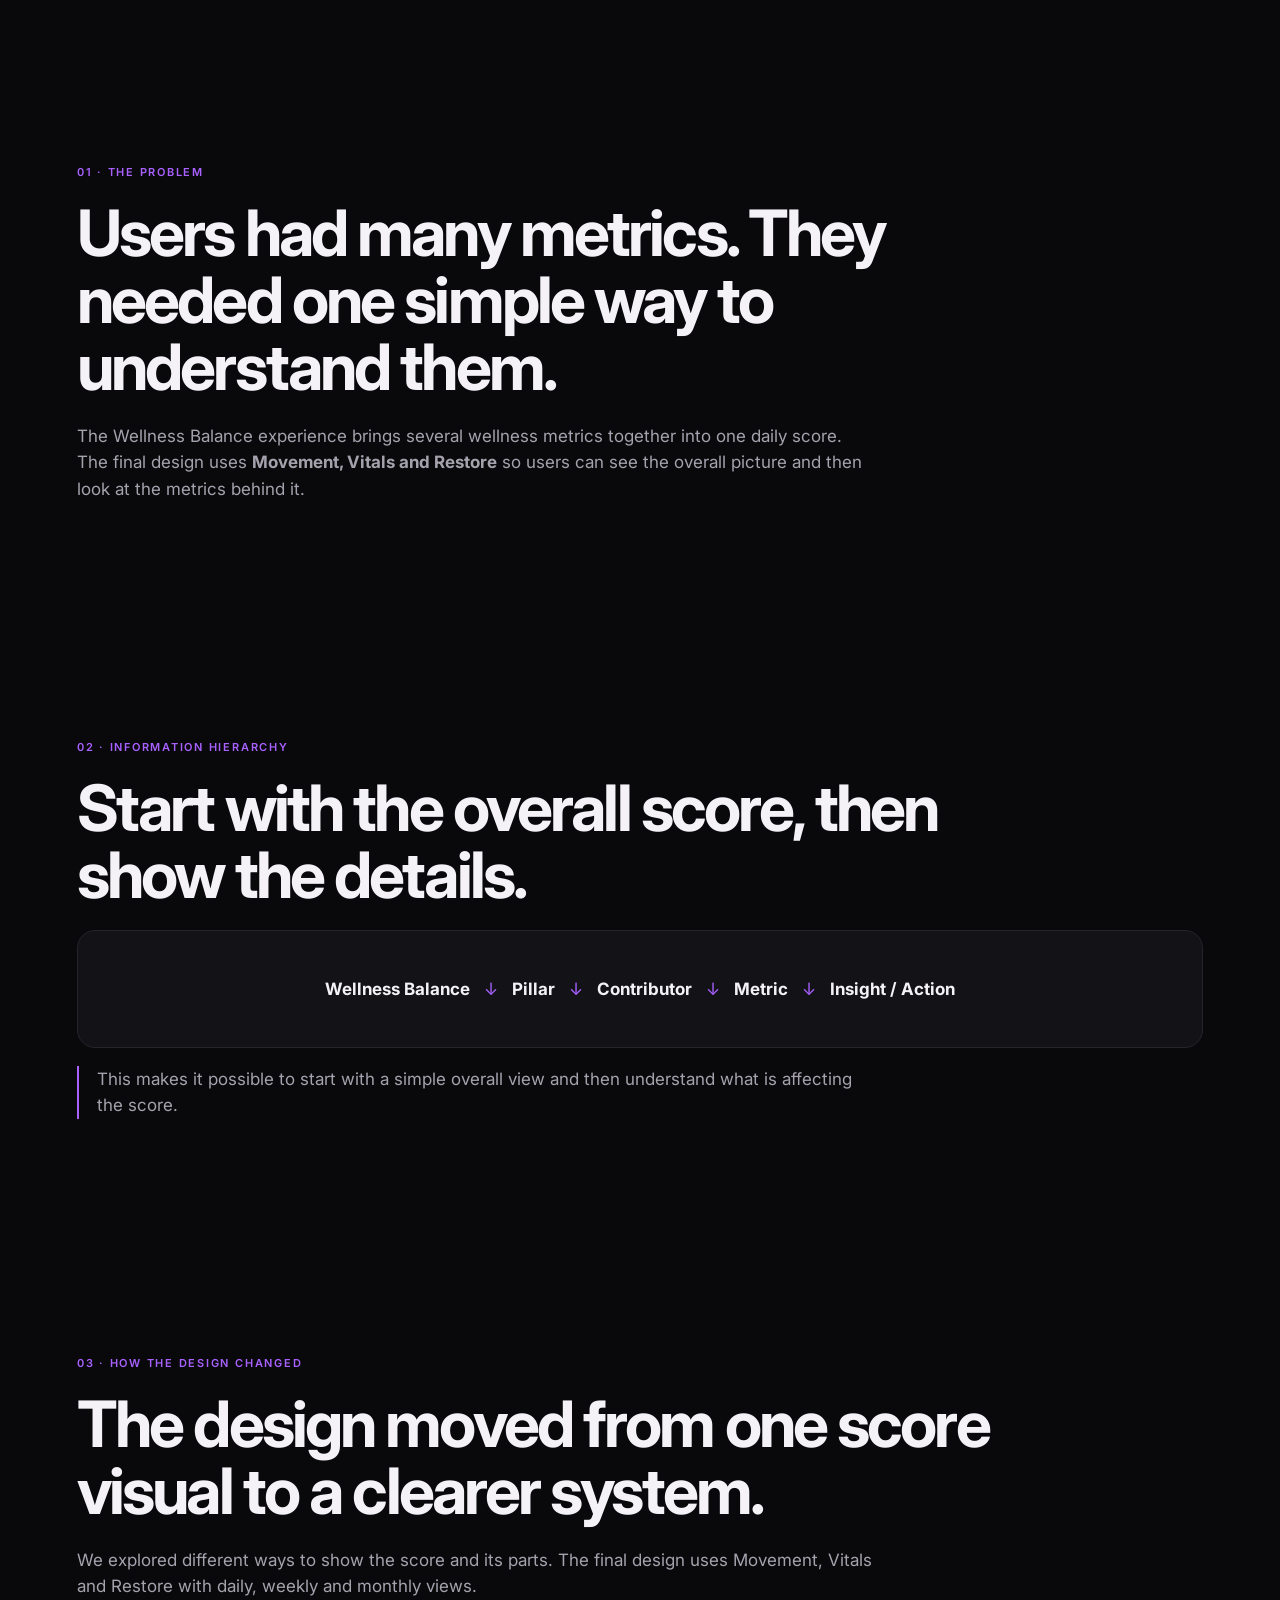
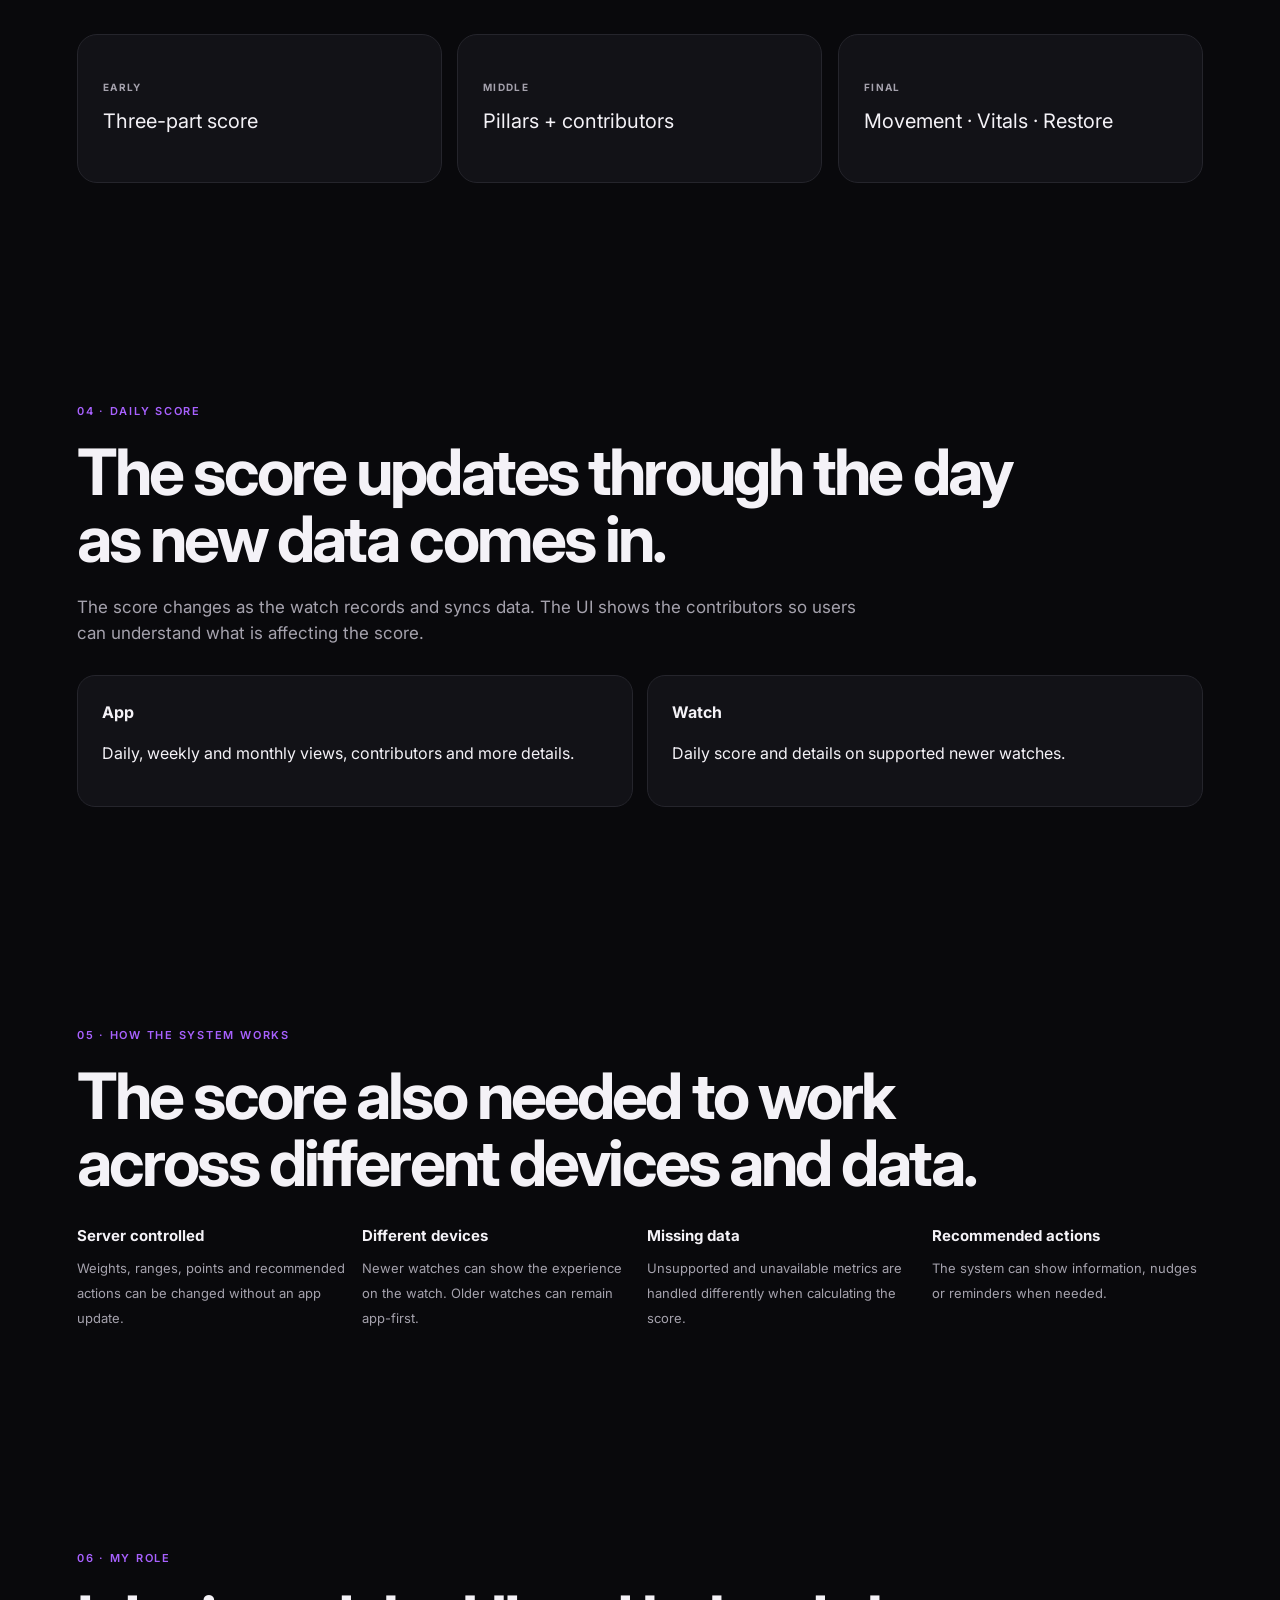
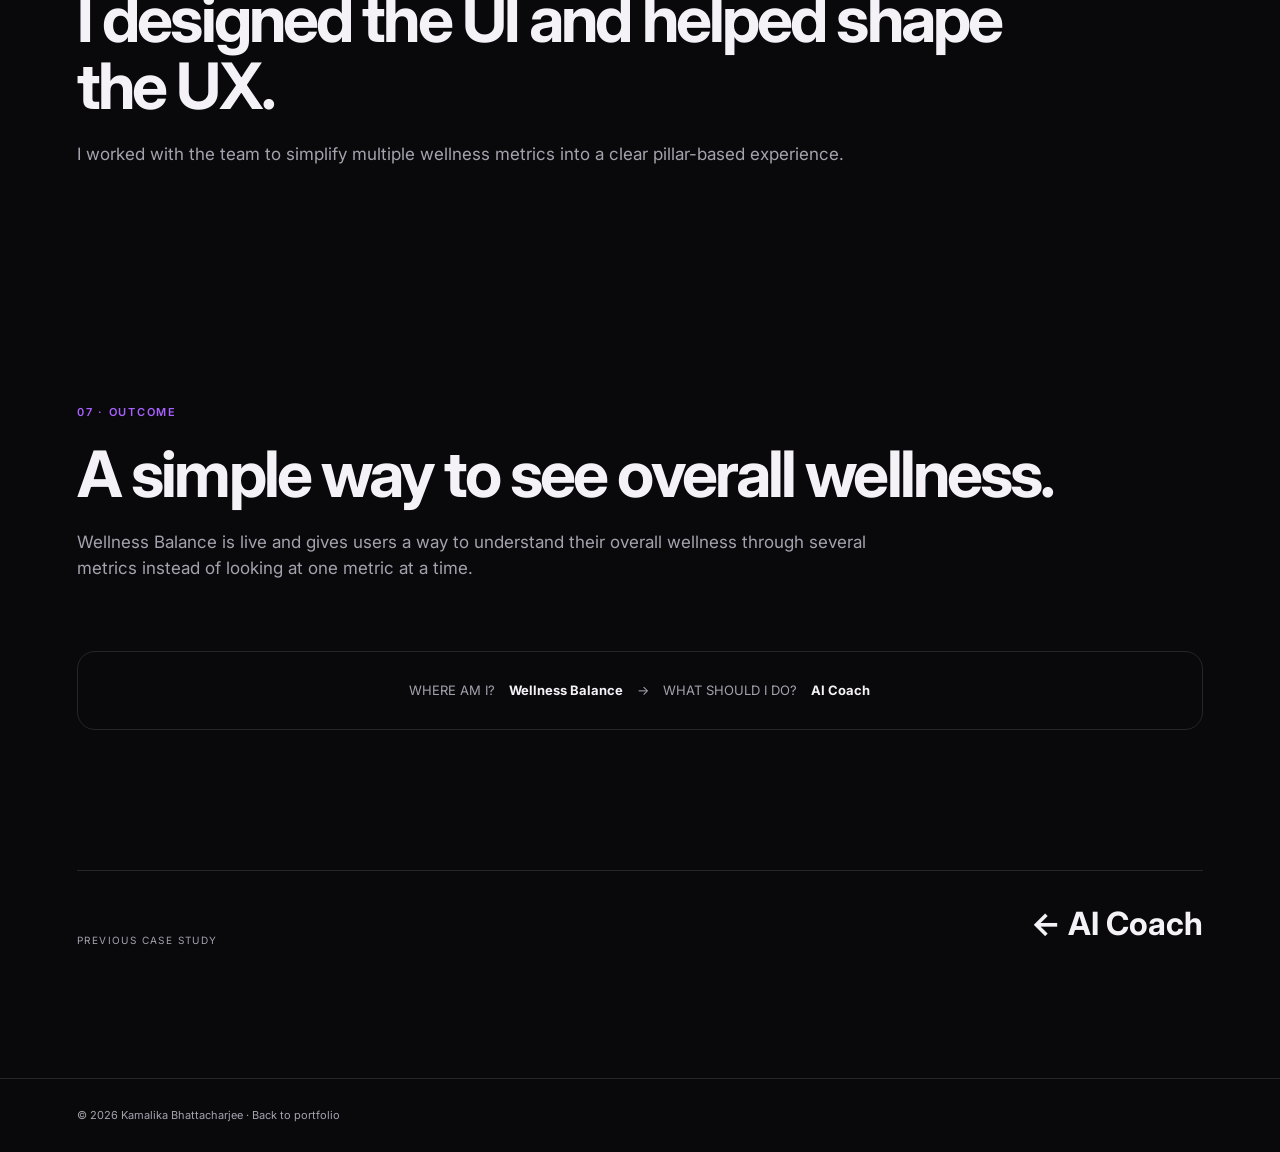
<file: wellness-balance.html>
<!DOCTYPE html><html lang="en"><head><meta charset="UTF-8"><meta name="viewport" content="width=device-width,initial-scale=1"><title>Wellness Balance — Kamalika Bhattacharjee</title><link rel="stylesheet" href="styles.css"></head><body>
<header class="nav"><a class="brand" href="index.html">KAMALIKA<span>.</span></a><nav><a href="index.html#work">Work</a><a href="index.html#about">About</a></nav></header><main>
<section class="case-hero section"><div class="eyebrow">CASE STUDY · 02 · WELLNESS BALANCE · LIVE</div><h1>Bringing many wellness metrics into <em>one simple view.</em></h1><p class="lead">Wellness Balance combines Movement, Vitals and Restore to give users a quick view of how they are doing.</p><div class="meta-grid"><div><span>ROLE</span><b>Product Designer<br>UX / UI · Interaction</b></div><div><span>PLATFORM</span><b>Mobile App + Smartwatch</b></div><div><span>CORE MODEL</span><b>Movement · Vitals · Restore</b></div><div><span>STATUS</span><b>Live</b></div></div></section>
<section class="case-image section"><img src="assets/wellness-balance-case-hero.png" alt="Wellness Balance screens"></section>
<section class="section"><div class="label">01 · THE PROBLEM</div><h2>Users had many metrics. They needed one simple way to understand them.</h2><p>The Wellness Balance experience brings several wellness metrics together into one daily score. The final design uses <b>Movement, Vitals and Restore</b> so users can see the overall picture and then look at the metrics behind it.</p></section>
<section class="section"><div class="label">02 · INFORMATION HIERARCHY</div><h2>Start with the overall score, then show the details.</h2><div class="hierarchy big"><b>Wellness Balance</b><i>↓</i><b>Pillar</b><i>↓</i><b>Contributor</b><i>↓</i><b>Metric</b><i>↓</i><b>Insight / Action</b></div><p class="note">This makes it possible to start with a simple overall view and then understand what is affecting the score.</p></section>
<section class="section"><div class="label">03 · HOW THE DESIGN CHANGED</div><h2>The design moved from one score visual to a clearer system.</h2><p>We explored different ways to show the score and its parts. The final design uses Movement, Vitals and Restore with daily, weekly and monthly views.</p><div class="evolution"><div class="evo-card"><b>EARLY</b><span>Three-part score</span></div><div class="evo-card"><b>MIDDLE</b><span>Pillars + contributors</span></div><div class="evo-card"><b>FINAL</b><span>Movement · Vitals · Restore</span></div></div></section>
<section class="section"><div class="label">04 · DAILY SCORE</div><h2>The score updates through the day as new data comes in.</h2><p>The score changes as the watch records and syncs data. The UI shows the contributors so users can understand what is affecting the score.</p><div class="two-col"><div class="dark-card"><b>App</b><p>Daily, weekly and monthly views, contributors and more details.</p></div><div class="dark-card"><b>Watch</b><p>Daily score and details on supported newer watches.</p></div></div></section>
<section class="section"><div class="label">05 · HOW THE SYSTEM WORKS</div><h2>The score also needed to work across different devices and data.</h2><div class="rule-grid"><div><b>Server controlled</b><span>Weights, ranges, points and recommended actions can be changed without an app update.</span></div><div><b>Different devices</b><span>Newer watches can show the experience on the watch. Older watches can remain app-first.</span></div><div><b>Missing data</b><span>Unsupported and unavailable metrics are handled differently when calculating the score.</span></div><div><b>Recommended actions</b><span>The system can show information, nudges or reminders when needed.</span></div></div></section>
<section class="section"><div class="label">06 · MY ROLE</div><h2>I designed the UI and helped shape the UX.</h2><p>I worked with the team to simplify multiple wellness metrics into a clear pillar-based experience.</p></section>
<section class="section"><div class="label">07 · OUTCOME</div><h2>A simple way to see overall wellness.</h2><p>Wellness Balance is live and gives users a way to understand their overall wellness through several metrics instead of looking at one metric at a time.</p><div class="bridge"><span>WHERE AM I?</span><b>Wellness Balance</b><span>→</span><span>WHAT SHOULD I DO?</span><b>AI Coach</b></div></section>
<section class="section next-case"><a href="ai-coach.html"><span>PREVIOUS CASE STUDY</span><strong>← AI Coach</strong></a></section></main><footer>© 2026 Kamalika Bhattacharjee · <a href="index.html">Back to portfolio</a></footer><script src="animations.js"></script></body></html>
</file>
<file: styles.css>
@import url('https://fonts.googleapis.com/css2?family=Inter:wght@400;500;600;700&display=swap');
:root{--bg:#09090c;--surface:#121217;--line:#25252c;--text:#f4f2f7;--muted:#a5a2ad;--purple:#A861FF;--teal:#35B99A;--orange:#e58b68}
*{box-sizing:border-box}html{scroll-behavior:smooth}body{margin:0;background:var(--bg);color:var(--text);font-family:Inter,Arial,sans-serif;line-height:1.55}a{color:inherit;text-decoration:none}.nav{position:sticky;top:0;z-index:10;height:72px;padding:0 6vw;display:flex;align-items:center;justify-content:space-between;background:rgba(9,9,12,.84);backdrop-filter:blur(16px);border-bottom:1px solid rgba(255,255,255,.06)}.brand{font-weight:700;letter-spacing:.08em}.brand span{color:var(--purple)}nav{display:flex;gap:28px;font-size:13px;color:var(--muted)}nav a:hover{color:var(--text)}.section{width:min(1180px,88vw);margin:auto;padding:110px 0}.hero{min-height:88vh;display:flex;flex-direction:column;justify-content:center}.eyebrow,.section-label,.project-meta,.label{font-size:11px;letter-spacing:.16em;color:var(--purple);font-weight:600}.hero h1{font-size:clamp(54px,8vw,112px);line-height:.98;letter-spacing:-.055em;margin:24px 0 32px;max-width:1050px}.hero h1 em{font-style:normal;color:#bbb7c4}.hero-copy{max-width:650px;font-size:19px;color:var(--muted);margin:0 0 36px}.button{display:inline-block;width:max-content;padding:13px 18px;border:1px solid var(--line);border-radius:999px;font-size:13px}.button:hover{border-color:var(--purple)}#work{padding-top:50px}.project{padding:80px 0;border-top:1px solid var(--line)}.project-meta{margin-bottom:36px}.project-grid{display:grid;grid-template-columns:1fr 1.15fr;gap:70px;align-items:center}.project-grid.no-image{grid-template-columns:1fr 1fr}.project-grid img{width:100%;max-height:620px;object-fit:contain;background:#0e0e13;border-radius:22px;border:1px solid var(--line);padding:20px}.project h2{font-size:clamp(38px,5vw,68px);line-height:1.02;letter-spacing:-.045em;margin:0 0 24px}.project h3{font-size:30px;line-height:1.15;letter-spacing:-.025em;margin:10px 0 18px}.project p{color:var(--muted);font-size:16px}.tags{display:flex;flex-wrap:wrap;gap:8px;margin-top:28px}.tags span{border:1px solid var(--line);border-radius:999px;padding:7px 10px;font-size:11px;color:#c8c5ce}.story{padding:85px 0;border-top:1px solid var(--line);margin-top:80px}.label{margin-bottom:18px}.two-col,.three-col,.rule-grid,.about-grid{display:grid;grid-template-columns:repeat(2,1fr);gap:14px;margin-top:28px}.three-col{grid-template-columns:repeat(3,1fr)}.rule-grid{grid-template-columns:repeat(4,1fr)}.dark-card{background:var(--surface);border:1px solid var(--line);border-radius:18px;padding:24px;min-height:120px}.dark-card strong,.rule-grid b{display:block;font-size:15px;margin-bottom:8px}.dark-card span,.rule-grid span{color:var(--muted);font-size:13px}.dark-card.accent{border-color:rgba(168,97,255,.45)}.flow{display:flex;flex-wrap:wrap;align-items:center;gap:12px;padding:28px;background:var(--surface);border:1px solid var(--line);border-radius:18px;font-size:14px}.flow i{color:var(--purple);font-style:normal}.flow.large{justify-content:center;padding:42px;font-size:17px}.muted{color:var(--muted)}.timeline{display:grid;grid-template-columns:repeat(3,1fr);gap:14px}.timeline div{background:var(--surface);border:1px solid var(--line);padding:25px;border-radius:18px}.timeline b{display:block;color:var(--purple);font-size:11px;letter-spacing:.12em;margin-bottom:16px}.timeline strong,.timeline span{display:block}.timeline span{color:var(--muted);font-size:13px;margin-top:7px}.persona-grid{display:grid;grid-template-columns:.8fr 1.2fr;gap:50px;align-items:center}.persona-grid img{width:100%;border-radius:20px;border:1px solid var(--line)}.hierarchy{display:flex;flex-wrap:wrap;gap:14px;align-items:center;justify-content:center;padding:36px;background:var(--surface);border:1px solid var(--line);border-radius:18px}.hierarchy i{color:var(--purple);font-style:normal}.bridge{margin-top:70px;padding:28px;border:1px solid var(--line);border-radius:18px;display:flex;justify-content:center;gap:14px;align-items:center;color:var(--muted);font-size:13px}.bridge b{color:var(--text)}.activity-visual{display:grid;grid-template-columns:repeat(3,1fr);gap:10px}.activity-visual div{aspect-ratio:1;border-radius:18px;background:linear-gradient(145deg,#16161d,#0d0d11);border:1px solid var(--line);padding:18px;display:flex;flex-direction:column;justify-content:space-between}.activity-visual span{font-size:11px;color:var(--purple);letter-spacing:.12em}.activity-visual strong{font-size:22px}.about{border-top:1px solid var(--line)}.about h2,.contact h2{font-size:clamp(38px,5vw,64px);line-height:1.05;letter-spacing:-.04em;max-width:950px}.about p,.contact p{max-width:720px;color:var(--muted);font-size:17px}.about-grid{grid-template-columns:repeat(4,1fr);margin-top:55px}.about-grid div{border-top:1px solid var(--line);padding-top:16px}.about-grid span{display:block;color:var(--muted);font-size:10px;letter-spacing:.12em;margin-bottom:8px}.about-grid b{font-size:13px}.contact{min-height:70vh;display:flex;flex-direction:column;justify-content:center}.email{font-size:clamp(28px,5vw,60px);letter-spacing:-.04em;color:var(--purple);margin-top:30px;word-break:break-word}.small{font-size:11px!important;margin-top:10px}.nav-cta{background:var(--text);color:var(--bg);font-size:12px;font-weight:600;padding:10px 18px;border-radius:999px;letter-spacing:.02em}.nav-cta:hover{opacity:.85}
.hero-center{align-items:center;text-align:center}.hero-center h1{margin-left:auto;margin-right:auto}.hero-center .hero-copy{margin-left:auto;margin-right:auto}.tags.center{justify-content:center}
.project-band{width:100%}.project-band.tint{background:var(--surface)}
.project-fold{padding:100px 0}.story-head{max-width:800px}.story-head h2{font-size:clamp(32px,4.5vw,54px);line-height:1.08;letter-spacing:-.03em;margin:18px 0 20px}.story-head p{color:var(--muted);font-size:16px;max-width:640px}
.story-image{display:block;position:relative;margin-top:48px;border-radius:22px;overflow:hidden;border:1px solid var(--line)}.story-image img{width:100%;display:block;max-height:720px;object-fit:contain;background:#0e0e13;padding:20px}.story-image .case-link{position:absolute;right:18px;bottom:18px;background:rgba(9,9,12,.78);backdrop-filter:blur(8px);padding:10px 16px;border-radius:999px;font-size:12px;border:1px solid var(--line)}.story-image:hover .case-link{border-color:var(--purple);color:var(--purple)}
.project-fold .activity-visual{margin-top:48px}
footer{border-top:1px solid var(--line);padding:28px 6vw;color:var(--muted);font-size:11px}
.journey-flow{display:flex;align-items:stretch;gap:0;margin-top:48px}
.journey-step{flex:1;min-width:0;background:var(--surface);border:1px solid var(--line);border-radius:18px;padding:22px 16px}
.journey-step .step-no{display:block;font-size:10px;letter-spacing:.14em;color:var(--muted);margin-bottom:14px}
.journey-step .step-icon{width:46px;height:46px;border-radius:50%;background:rgba(168,97,255,.12);display:flex;align-items:center;justify-content:center;margin-bottom:16px}
.journey-step .step-icon svg{width:20px;height:20px;stroke:var(--purple);fill:none;stroke-width:1.6;stroke-linecap:round;stroke-linejoin:round}
.journey-step h3{font-size:16px;margin:0 0 8px;letter-spacing:-.01em}
.journey-step p{color:var(--muted);font-size:12.5px;margin:0;line-height:1.5}
.journey-arrow{flex:0 0 auto;display:flex;align-items:center;justify-content:center;width:26px;color:var(--muted);font-size:16px}
.journey-repeat{margin-top:26px;display:flex;justify-content:center}
.journey-repeat span{background:var(--surface);border:1px solid var(--line);border-radius:999px;padding:10px 20px;font-size:12px;color:var(--muted);letter-spacing:.04em}
@media(max-width:900px){.journey-flow{flex-direction:column;gap:10px}.journey-arrow{transform:rotate(90deg);width:auto;padding:2px 0}}
.reveal{opacity:0;transform:translateY(28px);transition:opacity .7s cubic-bezier(.16,1,.3,1),transform .7s cubic-bezier(.16,1,.3,1);will-change:opacity,transform}
.reveal.in-view{opacity:1;transform:translateY(0)}
@media(prefers-reduced-motion:reduce){.reveal{opacity:1!important;transform:none!important;transition:none!important}}@media(max-width:800px){.section{width:90vw;padding:75px 0}.nav{padding:0 5vw}.nav nav{gap:14px}.project-grid,.project-grid.no-image,.persona-grid{grid-template-columns:1fr;gap:35px}.two-col,.three-col,.rule-grid,.about-grid,.timeline{grid-template-columns:1fr}.hero h1{font-size:54px}.hero-copy{font-size:16px}.project{padding:55px 0}.story{margin-top:55px;padding:55px 0}.flow{justify-content:center}.bridge{flex-wrap:wrap}.activity-visual{max-width:500px}.project-grid img{padding:10px}.project-fold{padding:60px 0}.story-image{margin-top:32px}.story-image img{padding:10px}.story-image .case-link{position:static;display:inline-block;margin-top:14px;background:none;border:1px solid var(--line);backdrop-filter:none}}

.case-hero{padding-top:150px;padding-bottom:75px}.case-hero h1{font-size:clamp(54px,7vw,100px);line-height:.98;letter-spacing:-.055em;max-width:1100px;margin:25px 0}.case-hero h1 em{font-style:normal;color:#b8b4c0}.lead{font-size:22px;color:var(--muted);max-width:780px}.meta-grid{display:grid;grid-template-columns:repeat(4,1fr);gap:18px;margin-top:65px}.meta-grid div{border-top:1px solid var(--line);padding-top:15px}.meta-grid span{display:block;color:var(--muted);font-size:10px;letter-spacing:.13em;margin-bottom:9px}.meta-grid b{font-size:13px}.case-image{padding-top:30px}.case-image img{width:100%;max-height:760px;object-fit:contain;border:1px solid var(--line);border-radius:24px;background:#0e0e13;padding:25px}.narrative h2,.section h2{font-size:clamp(38px,5vw,64px);line-height:1.05;letter-spacing:-.045em;max-width:1000px;margin:15px 0 22px}.narrative>p,.section>p{max-width:800px;color:var(--muted);font-size:17px}.lead-small{font-size:22px!important;color:var(--text)!important}.big-cards .dark-card{min-height:240px;padding:32px}.big-cards h3{font-size:26px;margin:14px 0}.dark-card small{font-size:10px;letter-spacing:.13em;color:var(--purple)}.system-flow{display:grid;grid-template-columns:1fr auto 1fr auto 1fr auto 1fr;align-items:center;gap:15px;margin-top:40px}.system-flow div{background:var(--surface);border:1px solid var(--line);border-radius:18px;padding:25px}.system-flow b,.system-flow span{display:block}.system-flow span{color:var(--muted);font-size:12px;margin-top:8px}.system-flow i{font-size:22px;color:var(--purple);font-style:normal}.iteration-grid{display:grid;grid-template-columns:repeat(2,1fr);gap:18px;margin-top:40px}.iteration-grid>div{background:var(--surface);border:1px solid var(--line);border-radius:20px;padding:18px}.iteration-grid>div.full{grid-column:1/-1}.iteration-grid img{width:100%;height:330px;object-fit:contain;margin:12px 0;background:#0b0b0f;border-radius:14px}.iteration-grid>div.full img{height:420px}.iteration-grid span{font-size:10px;letter-spacing:.12em;color:var(--purple)}.iteration-grid b{display:block}.iteration-grid p{font-size:13px!important;margin-top:8px}.choice-flow{display:grid;grid-template-columns:1fr 1fr;gap:18px;margin-top:35px}.choice{padding:34px;background:var(--surface);border:1px solid var(--line);border-radius:20px}.choice span{color:var(--purple);font-size:10px;letter-spacing:.14em}.choice strong{display:block;font-size:24px;line-height:1.2;margin:18px 0}.routine-board{background:var(--surface);border:1px solid var(--line);border-radius:22px;padding:25px;max-width:850px}.routine-head{display:flex;justify-content:space-between;padding-bottom:18px;border-bottom:1px solid var(--line);font-size:12px}.routine-head span{color:var(--muted)}.routine{padding:20px 0;border-bottom:1px solid var(--line)}.routine:last-child{border-bottom:0}.routine strong,.routine span,.routine em{display:block}.routine span{color:var(--muted);font-size:13px;margin:5px 0 10px}.routine em{font-size:9px;color:var(--teal);letter-spacing:.12em;font-style:normal}.principle{margin-top:30px;padding:20px;border:1px solid rgba(168,97,255,.4);border-radius:14px;text-align:center;color:var(--purple);font-size:11px;letter-spacing:.12em}.reward-grid,.watch-grid,.role-grid{display:grid;grid-template-columns:repeat(3,1fr);gap:14px;margin-top:30px}.reward-grid div,.watch-grid div,.role-grid div{background:var(--surface);border:1px solid var(--line);border-radius:17px;padding:24px}.reward-grid b,.watch-grid b,.role-grid b{display:block;margin-bottom:8px}.reward-grid span,.watch-grid span,.role-grid span{color:var(--muted);font-size:13px}.timeline.big{grid-template-columns:repeat(3,1fr)}.timeline.big div{min-height:250px}.timeline.big span{margin-top:20px;color:var(--purple)}.watch-grid{grid-template-columns:repeat(3,1fr)}.watch-grid small{display:block;color:var(--muted);font-size:11px;margin-top:18px}.note{border-left:2px solid var(--purple);padding-left:18px!important}.persona-grid{margin-top:25px}.persona-grid h2{margin-top:0}.evolution{display:grid;grid-template-columns:repeat(3,1fr);gap:15px;margin-top:35px}.evo-card{padding:45px 25px;border:1px solid var(--line);border-radius:20px;background:var(--surface)}.evo-card b,.evo-card span{display:block}.evo-card b{font-size:10px;color:var(--muted);letter-spacing:.13em}.evo-card span{font-size:20px;margin-top:10px}.evo-card.accent{border-color:rgba(168,97,255,.45)}.hierarchy.big{font-size:17px;padding:45px}.outcome-box{margin-top:35px;padding:35px;border:1px solid rgba(168,97,255,.45);border-radius:20px;background:linear-gradient(120deg,rgba(168,97,255,.08),rgba(53,185,154,.04))}.outcome-box span{display:block;color:var(--purple);font-size:10px;letter-spacing:.13em}.outcome-box strong{display:block;font-size:30px;margin-top:10px}.next-case{padding-top:30px;padding-bottom:130px}.next-case a{display:flex;justify-content:space-between;align-items:end;border-top:1px solid var(--line);padding-top:28px}.next-case span{color:var(--muted);font-size:10px;letter-spacing:.14em}.next-case strong{font-size:32px}@media(max-width:800px){.meta-grid,.iteration-grid,.choice-flow,.reward-grid,.watch-grid,.role-grid,.timeline.big,.evolution{grid-template-columns:1fr}.system-flow{grid-template-columns:1fr}.system-flow i{transform:rotate(90deg);text-align:center}.case-hero{padding-top:100px}.lead{font-size:18px}.case-image img{padding:10px}.big-cards .dark-card{min-height:auto}.next-case a{align-items:start;gap:20px;flex-direction:column}}
</file>
